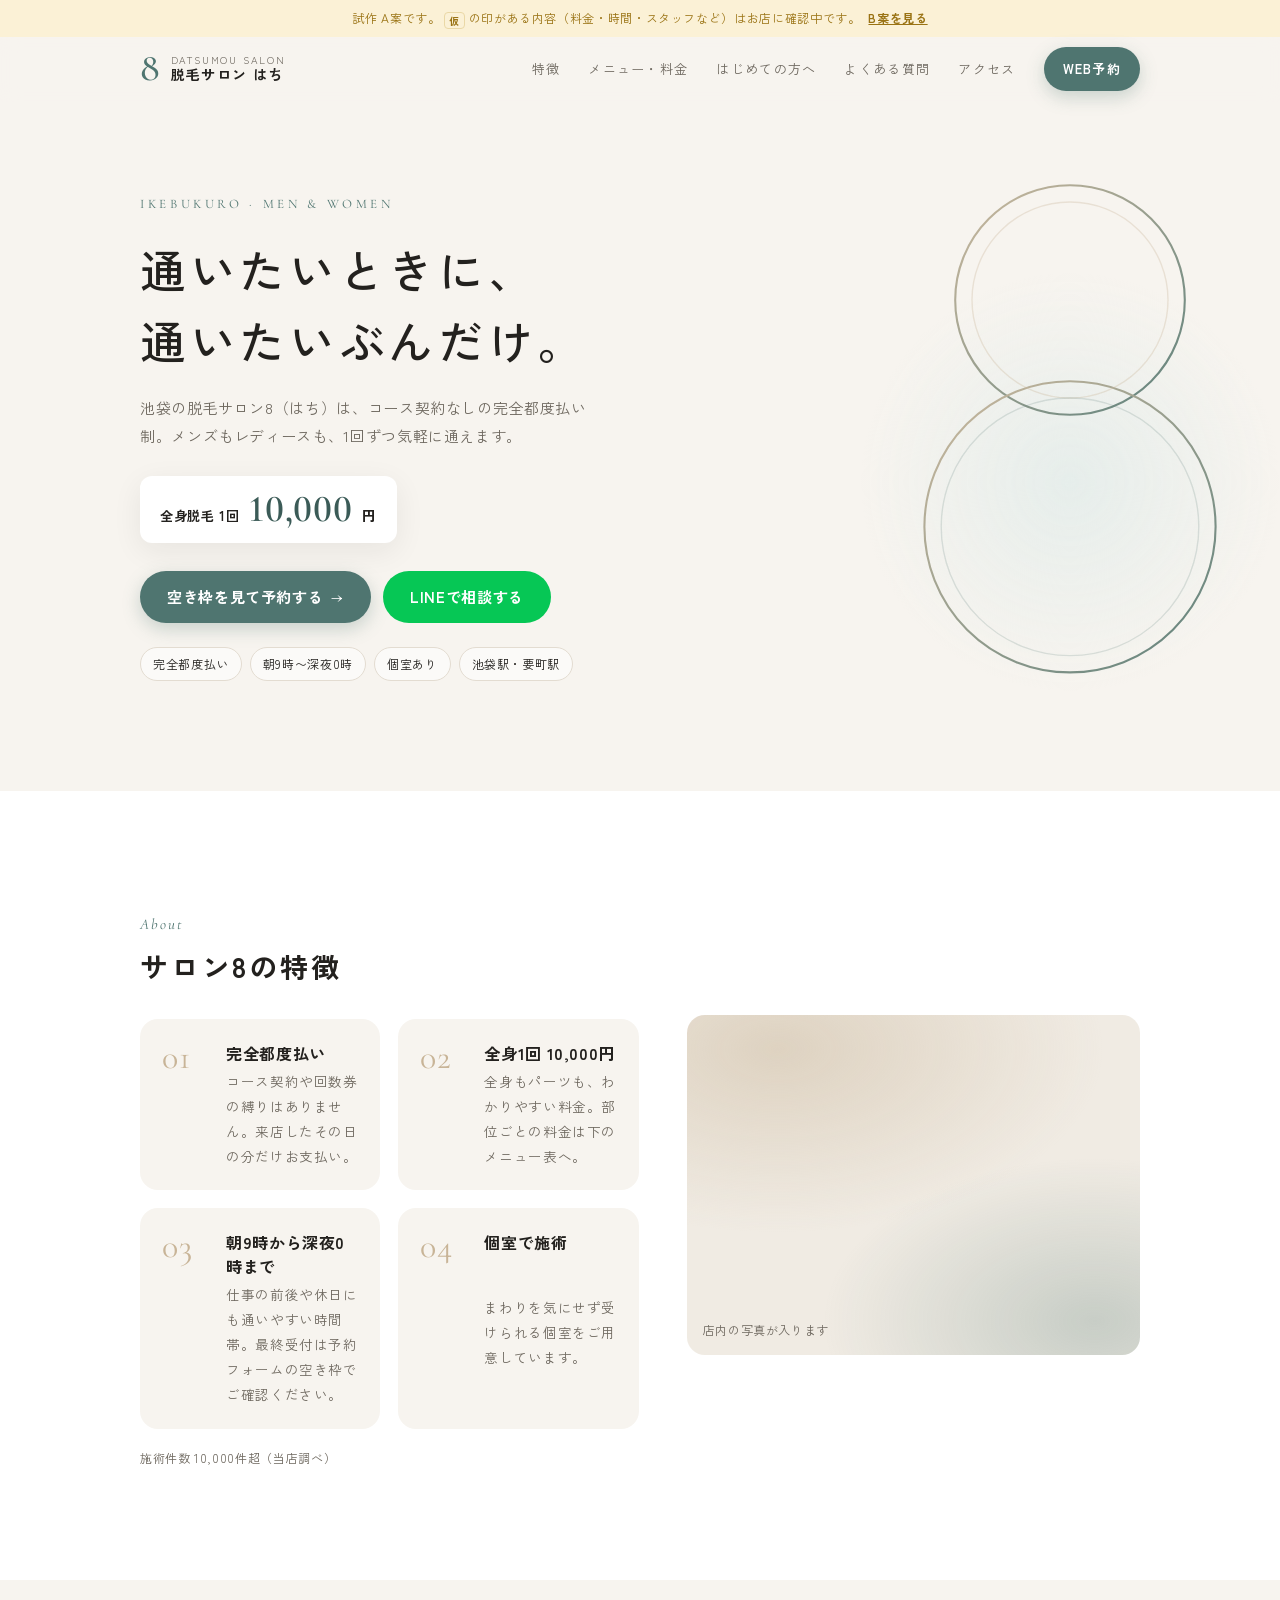
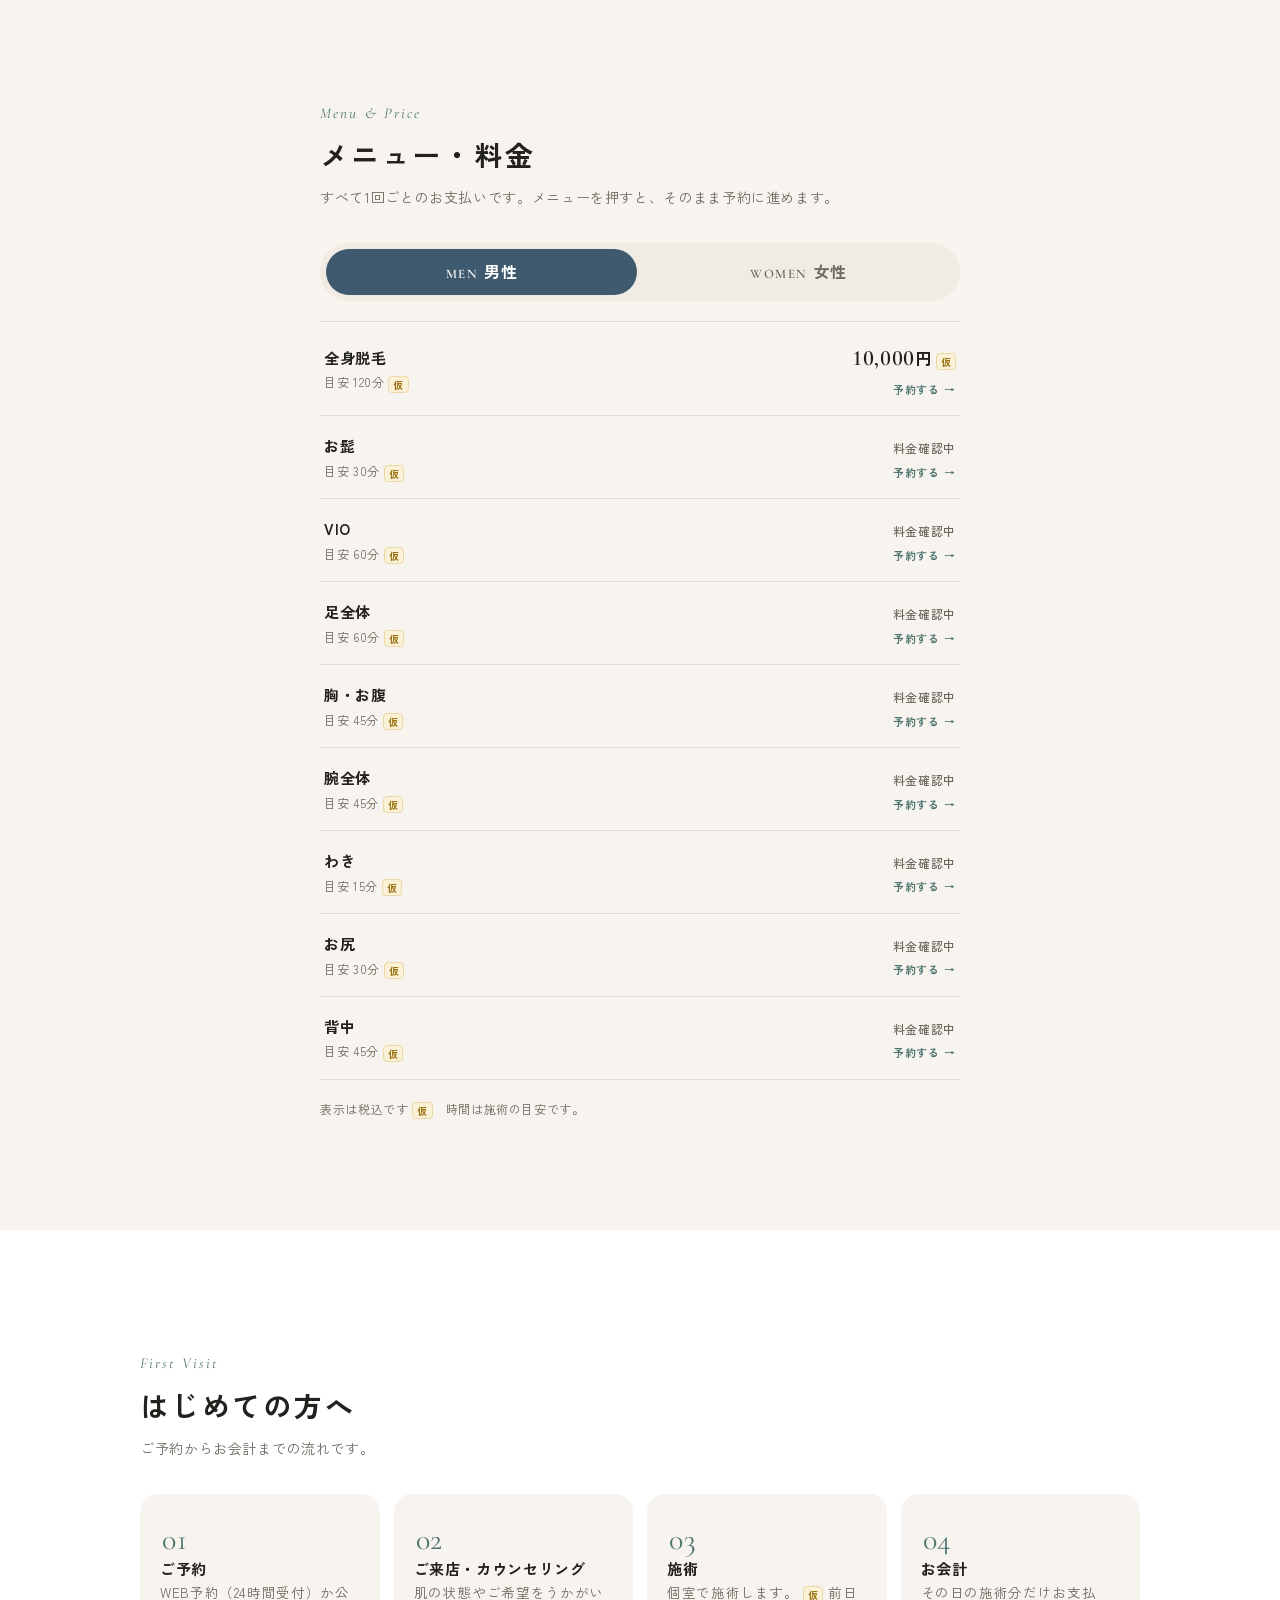
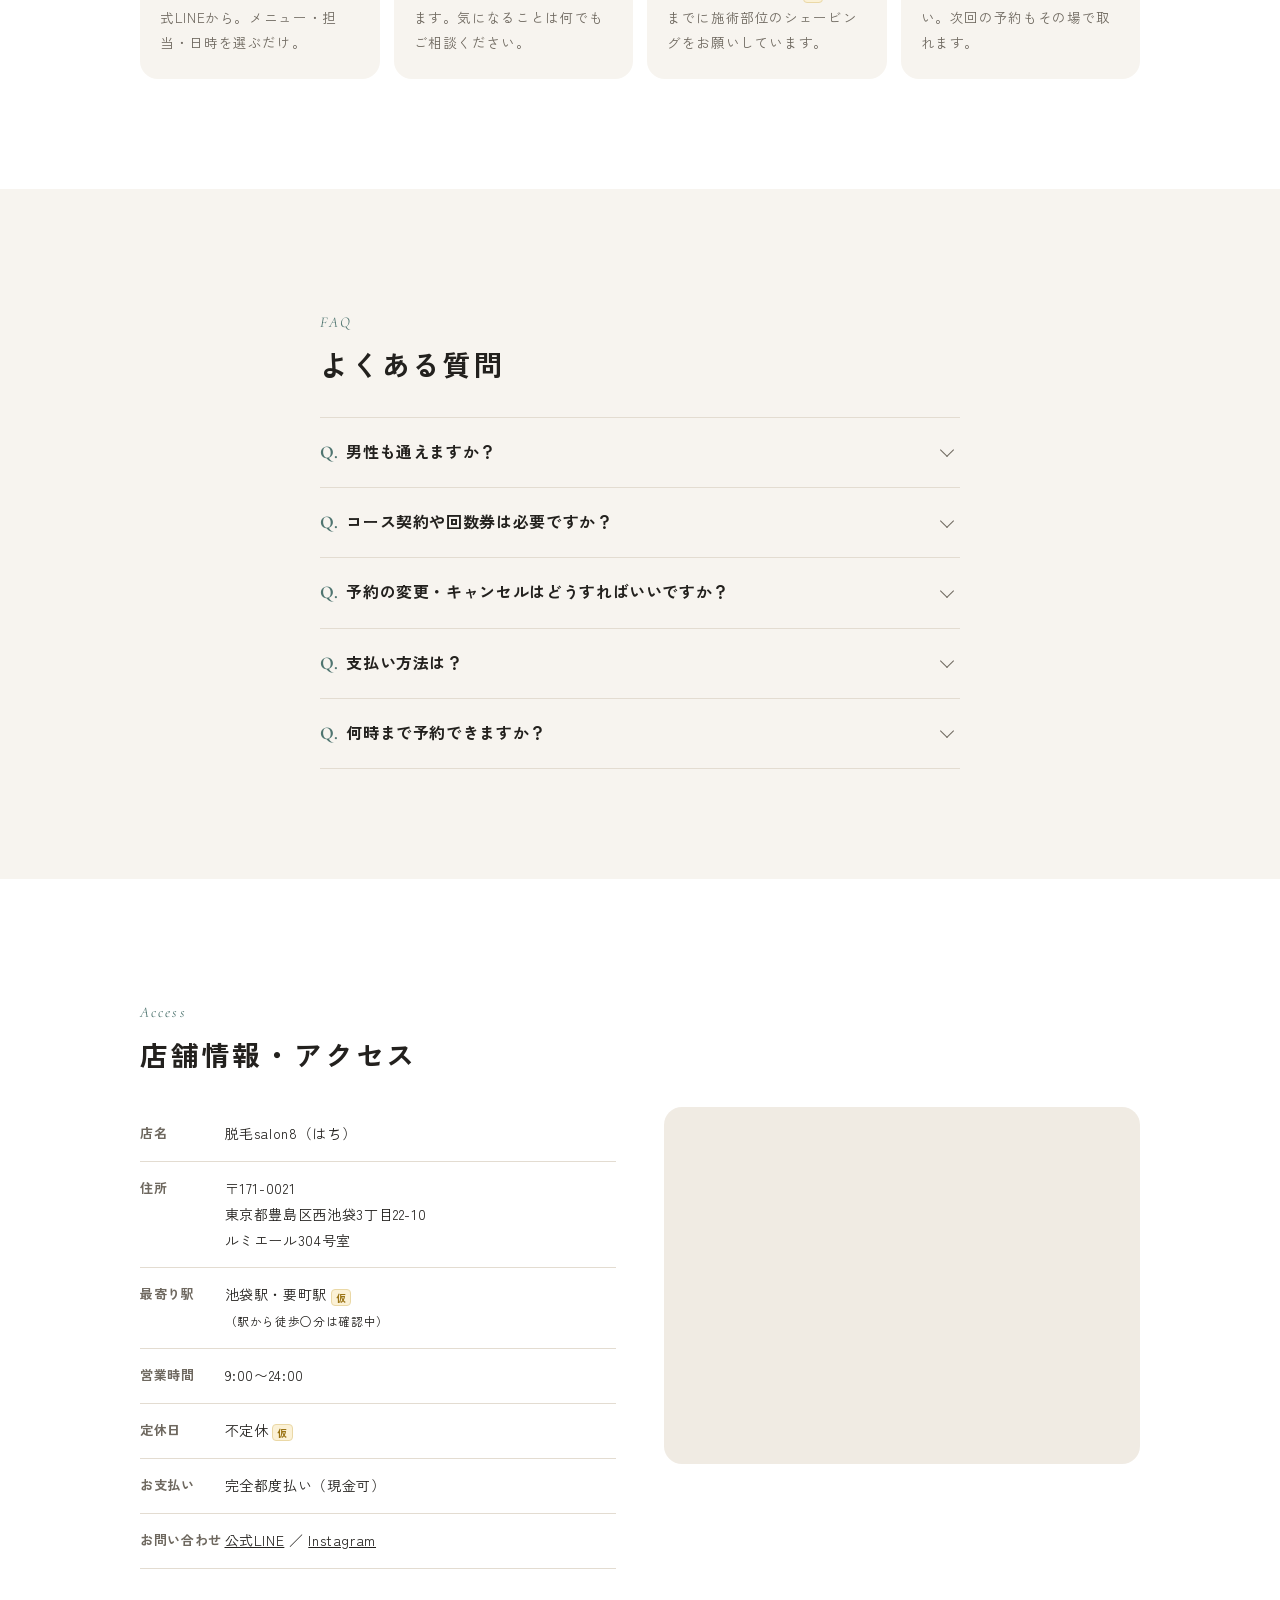
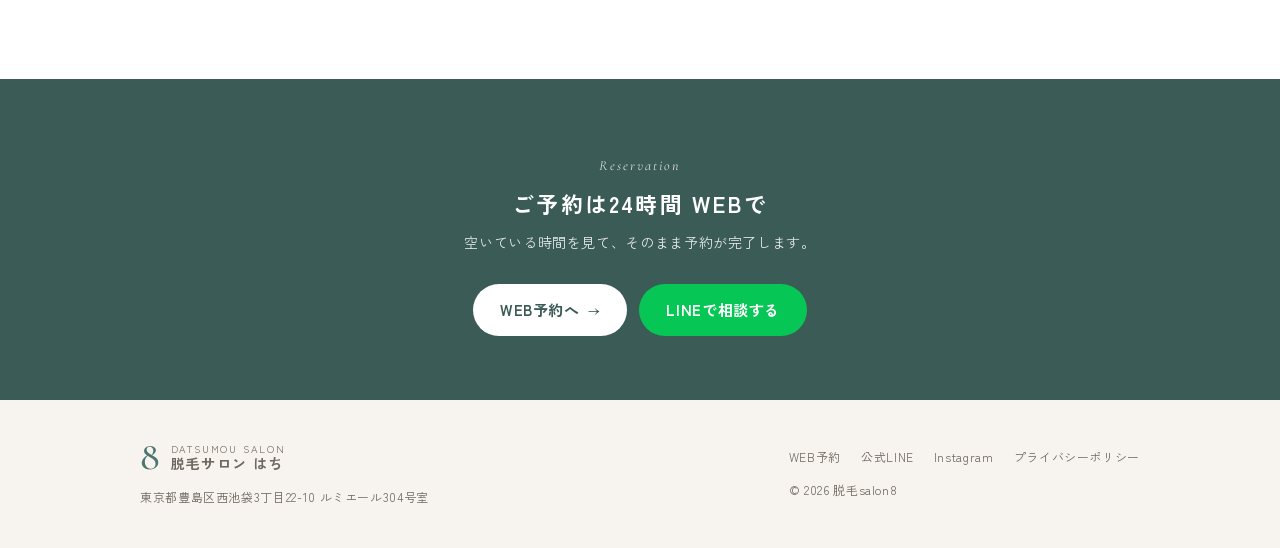
<file: index.html>
<!doctype html>
<html lang="ja">
<head>
<meta charset="utf-8">
<meta name="viewport" content="width=device-width, initial-scale=1, viewport-fit=cover">
<title>脱毛salon8（はち）｜池袋の完全都度払い脱毛サロン メンズ・レディース</title>
<meta name="description" content="池袋駅・要町駅の脱毛サロン8（はち）。コース契約なしの完全都度払い制で、全身脱毛は1回10,000円。メンズもレディースも、朝9時〜深夜0時。WEB予約は24時間受付。">
<!-- 試作中は検索に出さない。公開するときにこの1行を消す -->
<meta name="robots" content="noindex">
<meta name="theme-color" content="#F7F4EF">
<meta property="og:title" content="脱毛salon8（はち）｜池袋の完全都度払い脱毛サロン">
<meta property="og:description" content="コース契約なしの完全都度払い。全身脱毛1回10,000円。メンズ・レディース対応、WEB予約24時間受付。">
<meta property="og:type" content="website">
<link rel="icon" href="favicon.svg" type="image/svg+xml">
<link rel="preconnect" href="https://fonts.googleapis.com">
<link rel="preconnect" href="https://fonts.gstatic.com" crossorigin>
<link href="https://fonts.googleapis.com/css2?family=Cormorant+Garamond:ital,wght@0,500;0,600;1,500&family=Zen+Kaku+Gothic+New:wght@400;500;700&display=swap" rel="stylesheet">
<link rel="stylesheet" href="css/style.css?v=6">
</head>
<body class="has-bar">

<div class="proto-bar">試作 A案です。<span class="tbd">仮</span> の印がある内容（料金・時間・スタッフなど）はお店に確認中です。<a href="b/index.html" style="color:inherit;font-weight:700;margin-left:8px">B案を見る</a></div>

<header class="site-header" id="top">
  <div class="wrap">
    <a class="logo" href="#top" aria-label="脱毛salon8（はち） トップへ">
      <span class="logo-8">8</span>
      <span class="logo-txt"><small>DATSUMOU SALON</small><span>脱毛サロン はち</span></span>
    </a>
    <nav class="gnav" aria-label="メインメニュー">
      <a href="#about">特徴</a>
      <a href="#menu">メニュー・料金</a>
      <a href="#flow">はじめての方へ</a>
      <a href="#faq">よくある質問</a>
      <a href="#access">アクセス</a>
      <a class="btn btn-primary btn-sm" href="reserve.html">WEB予約</a>
    </nav>
    <a class="btn btn-primary btn-sm header-reserve-sp" href="reserve.html">WEB予約</a>
  </div>
</header>

<main>
  <section class="hero">
    <svg class="hero-deco" viewBox="0 0 300 420" aria-hidden="true">
      <defs>
        <linearGradient id="g8" x1="0" y1="0" x2="1" y2="1">
          <stop offset="0" stop-color="#C8B497"/>
          <stop offset="1" stop-color="#4F7570"/>
        </linearGradient>
        <radialGradient id="gb" cx=".5" cy=".5" r=".5">
          <stop offset="0" stop-color="#E2ECEA" stop-opacity=".9"/>
          <stop offset="1" stop-color="#E2ECEA" stop-opacity="0"/>
        </radialGradient>
      </defs>
      <circle cx="150" cy="250" r="150" fill="url(#gb)"/>
      <circle cx="150" cy="120" r="82" fill="none" stroke="url(#g8)" stroke-width="1.5"/>
      <circle cx="150" cy="282" r="104" fill="none" stroke="url(#g8)" stroke-width="1.5"/>
      <circle cx="150" cy="120" r="70" fill="none" stroke="#C8B497" stroke-opacity=".35" stroke-width="1"/>
      <circle cx="150" cy="282" r="92" fill="none" stroke="#4F7570" stroke-opacity=".2" stroke-width="1"/>
    </svg>
    <div class="wrap hero-inner">
      <p class="eyebrow">Ikebukuro · Men &amp; Women</p>
      <h1>通いたいときに、<br>通いたいぶんだけ。</h1>
      <p class="hero-lead">池袋の脱毛サロン8（はち）は、コース契約なしの完全都度払い制。メンズもレディースも、1回ずつ気軽に通えます。</p>
      <div class="hero-price">
        <span class="label">全身脱毛 1回</span>
        <span class="num">10,000</span><span class="yen">円</span>
      </div>
      <div class="hero-cta">
        <a class="btn btn-primary" href="reserve.html">空き枠を見て予約する <span class="arrow">→</span></a>
        <a class="btn btn-line" href="https://lin.ee/BdPU7Iq" target="_blank" rel="noopener">LINEで相談する</a>
      </div>
      <ul class="hero-chips">
        <li class="chip">完全都度払い</li>
        <li class="chip">朝9時〜深夜0時</li>
        <li class="chip">個室あり</li>
        <li class="chip">池袋駅・要町駅</li>
      </ul>
    </div>
  </section>

  <section class="section section-alt" id="about">
    <div class="wrap about-grid">
      <div>
        <div class="sec-head">
          <p class="en">About</p>
          <h2>サロン8の特徴</h2>
        </div>
        <div class="features">
          <div class="feature">
            <span class="no">01</span>
            <h3>完全都度払い</h3>
            <p>コース契約や回数券の縛りはありません。来店したその日の分だけお支払い。</p>
          </div>
          <div class="feature">
            <span class="no">02</span>
            <h3>全身1回 10,000円</h3>
            <p>全身もパーツも、わかりやすい料金。部位ごとの料金は下のメニュー表へ。</p>
          </div>
          <div class="feature">
            <span class="no">03</span>
            <h3>朝9時から深夜0時まで</h3>
            <p>仕事の前後や休日にも通いやすい時間帯。最終受付は予約フォームの空き枠でご確認ください。</p>
          </div>
          <div class="feature">
            <span class="no">04</span>
            <h3>個室で施術</h3>
            <p>まわりを気にせず受けられる個室をご用意しています。</p>
          </div>
        </div>
        <p class="note-small">施術件数 10,000件超（当店調べ）</p>
      </div>
      <div class="photo-slot">店内の写真が入ります</div>
    </div>
  </section>

  <section class="section" id="menu">
    <div class="wrap menu-wrap">
      <div class="sec-head">
        <p class="en">Menu &amp; Price</p>
        <h2>メニュー・料金</h2>
        <p>すべて1回ごとのお支払いです。メニューを押すと、そのまま予約に進めます。</p>
      </div>
      <div class="seg" role="tablist" aria-label="男性・女性の切り替え">
        <button type="button" role="tab" data-g="male" aria-selected="true"><span class="en">MEN</span>男性</button>
        <button type="button" role="tab" data-g="female" aria-selected="false"><span class="en">WOMEN</span>女性</button>
      </div>
      <div class="menu-list" id="menu-list" role="tabpanel"></div>
      <p class="note-small">表示は税込です<span class="tbd">仮</span>　時間は施術の目安です。</p>
    </div>
  </section>

  <section class="section section-alt" id="flow">
    <div class="wrap">
      <div class="sec-head">
        <p class="en">First Visit</p>
        <h2>はじめての方へ</h2>
        <p>ご予約からお会計までの流れです。</p>
      </div>
      <ol class="flow">
        <li>
          <h3>ご予約</h3>
          <p>WEB予約（24時間受付）か公式LINEから。メニュー・担当・日時を選ぶだけ。</p>
        </li>
        <li>
          <h3>ご来店・カウンセリング</h3>
          <p>肌の状態やご希望をうかがいます。気になることは何でもご相談ください。</p>
        </li>
        <li>
          <h3>施術</h3>
          <p>個室で施術します。<span class="tbd">仮</span> 前日までに施術部位のシェービングをお願いしています。</p>
        </li>
        <li>
          <h3>お会計</h3>
          <p>その日の施術分だけお支払い。次回の予約もその場で取れます。</p>
        </li>
      </ol>
    </div>
  </section>

  <section class="section" id="faq">
    <div class="wrap menu-wrap">
      <div class="sec-head">
        <p class="en">FAQ</p>
        <h2>よくある質問</h2>
      </div>
      <div class="faq">
        <details>
          <summary>男性も通えますか？</summary>
          <p class="a">はい。お髭・VIO・全身など、メンズメニューをご用意しています。</p>
        </details>
        <details>
          <summary>コース契約や回数券は必要ですか？</summary>
          <p class="a">いりません。完全都度払い制なので、毎回その日の施術分だけお支払いいただきます。</p>
        </details>
        <details>
          <summary>予約の変更・キャンセルはどうすればいいですか？</summary>
          <p class="a">公式LINEからご連絡ください。<span class="tbd">仮</span> キャンセル料の有無はお店に確認中です。</p>
        </details>
        <details>
          <summary>支払い方法は？</summary>
          <p class="a">現金がご利用いただけます。<span class="tbd">仮</span> カード・電子マネーはお店に確認中です。</p>
        </details>
        <details>
          <summary>何時まで予約できますか？</summary>
          <p class="a">WEB予約では、空いている時間をカレンダーから選べます。当日のご予約は、開始時刻の3時間前まで受け付けています。<span class="tbd">仮</span></p>
        </details>
      </div>
    </div>
  </section>

  <section class="section section-alt" id="access">
    <div class="wrap">
      <div class="sec-head">
        <p class="en">Access</p>
        <h2>店舗情報・アクセス</h2>
      </div>
      <div class="access">
        <table class="info-table">
          <tr><th>店名</th><td>脱毛salon8（はち）</td></tr>
          <tr><th>住所</th><td>〒171-0021<br>東京都豊島区西池袋3丁目22-10<br>ルミエール304号室</td></tr>
          <tr><th>最寄り駅</th><td>池袋駅・要町駅<span class="tbd">仮</span><br><small>（駅から徒歩○分は確認中）</small></td></tr>
          <tr><th>営業時間</th><td>9:00〜24:00</td></tr>
          <tr><th>定休日</th><td>不定休<span class="tbd">仮</span></td></tr>
          <tr><th>お支払い</th><td>完全都度払い（現金可）</td></tr>
          <tr><th>お問い合わせ</th><td><a href="https://lin.ee/BdPU7Iq" target="_blank" rel="noopener">公式LINE</a> ／ <a href="https://www.instagram.com/datumou_hachi/" target="_blank" rel="noopener">Instagram</a></td></tr>
        </table>
        <iframe class="map" title="脱毛salon8の地図" loading="lazy" referrerpolicy="no-referrer-when-downgrade"
          src="https://www.google.com/maps?q=%E6%9D%B1%E4%BA%AC%E9%83%BD%E8%B1%8A%E5%B3%B6%E5%8C%BA%E8%A5%BF%E6%B1%A0%E8%A2%8B3-22-10&amp;output=embed"></iframe>
      </div>
    </div>
  </section>

  <section class="cta-band">
    <div class="wrap">
      <p class="en">Reservation</p>
      <h2>ご予約は24時間 WEBで</h2>
      <p>空いている時間を見て、そのまま予約が完了します。</p>
      <div class="btns">
        <a class="btn btn-primary" href="reserve.html">WEB予約へ <span class="arrow">→</span></a>
        <a class="btn btn-line" href="https://lin.ee/BdPU7Iq" target="_blank" rel="noopener">LINEで相談する</a>
      </div>
    </div>
  </section>
</main>

<footer class="site-footer">
  <div class="wrap">
    <div>
      <a class="logo" href="#top">
        <span class="logo-8">8</span>
        <span class="logo-txt"><small>DATSUMOU SALON</small><span>脱毛サロン はち</span></span>
      </a>
      <p style="margin-top:10px">東京都豊島区西池袋3丁目22-10 ルミエール304号室</p>
    </div>
    <div>
      <ul class="foot-links">
        <li><a href="reserve.html">WEB予約</a></li>
        <li><a href="https://lin.ee/BdPU7Iq" target="_blank" rel="noopener">公式LINE</a></li>
        <li><a href="https://www.instagram.com/datumou_hachi/" target="_blank" rel="noopener">Instagram</a></li>
        <li><a href="privacy.html">プライバシーポリシー</a></li>
      </ul>
      <p style="margin-top:10px">© <span id="year">2026</span> 脱毛salon8</p>
    </div>
  </div>
</footer>

<div class="bottom-bar" id="bottom-bar">
  <a class="btn btn-primary" href="reserve.html">WEB予約</a>
  <a class="btn btn-line" href="https://lin.ee/BdPU7Iq" target="_blank" rel="noopener">LINEで相談</a>
</div>

<script src="js/config.js?v=4"></script>
<script src="js/data.js?v=4"></script>
<script src="js/api.js?v=6"></script>
<script src="js/line.js?v=3"></script>
<script src="js/home.js?v=2"></script>
</body>
</html>
</file>
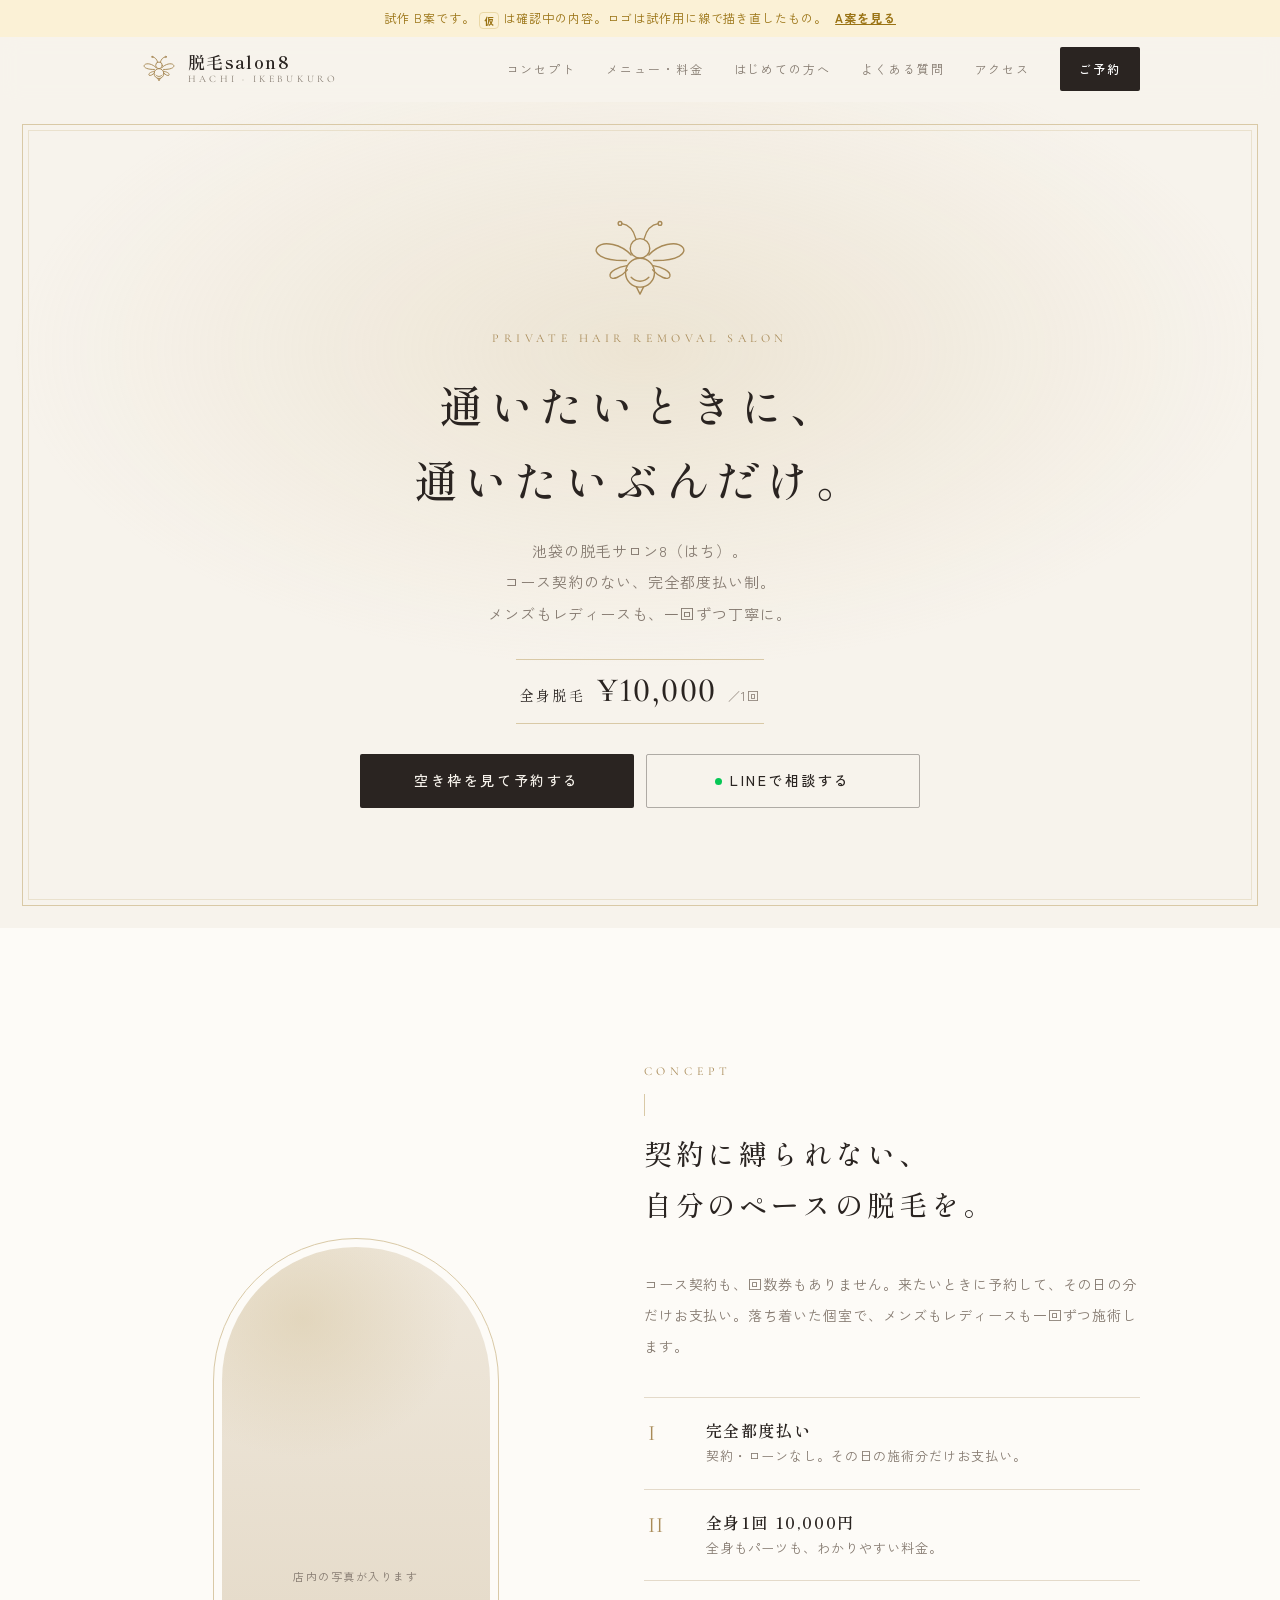
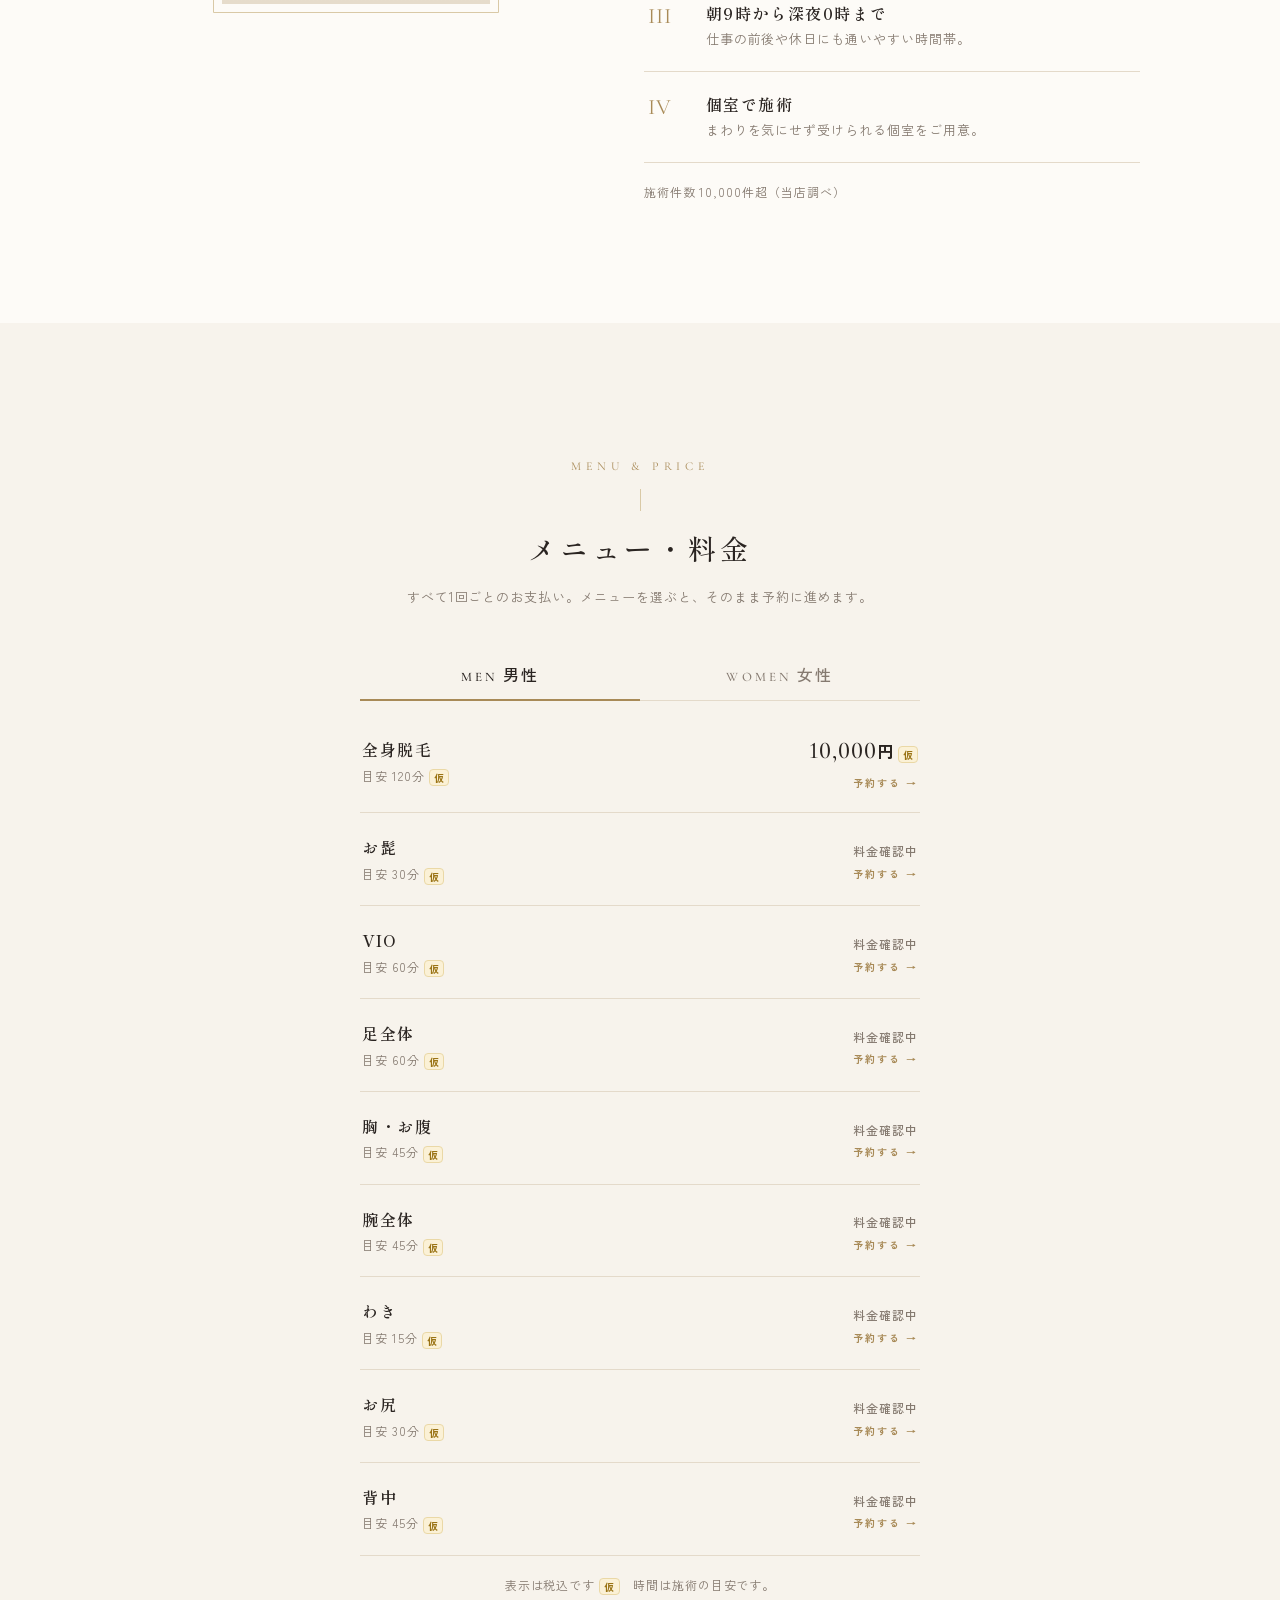
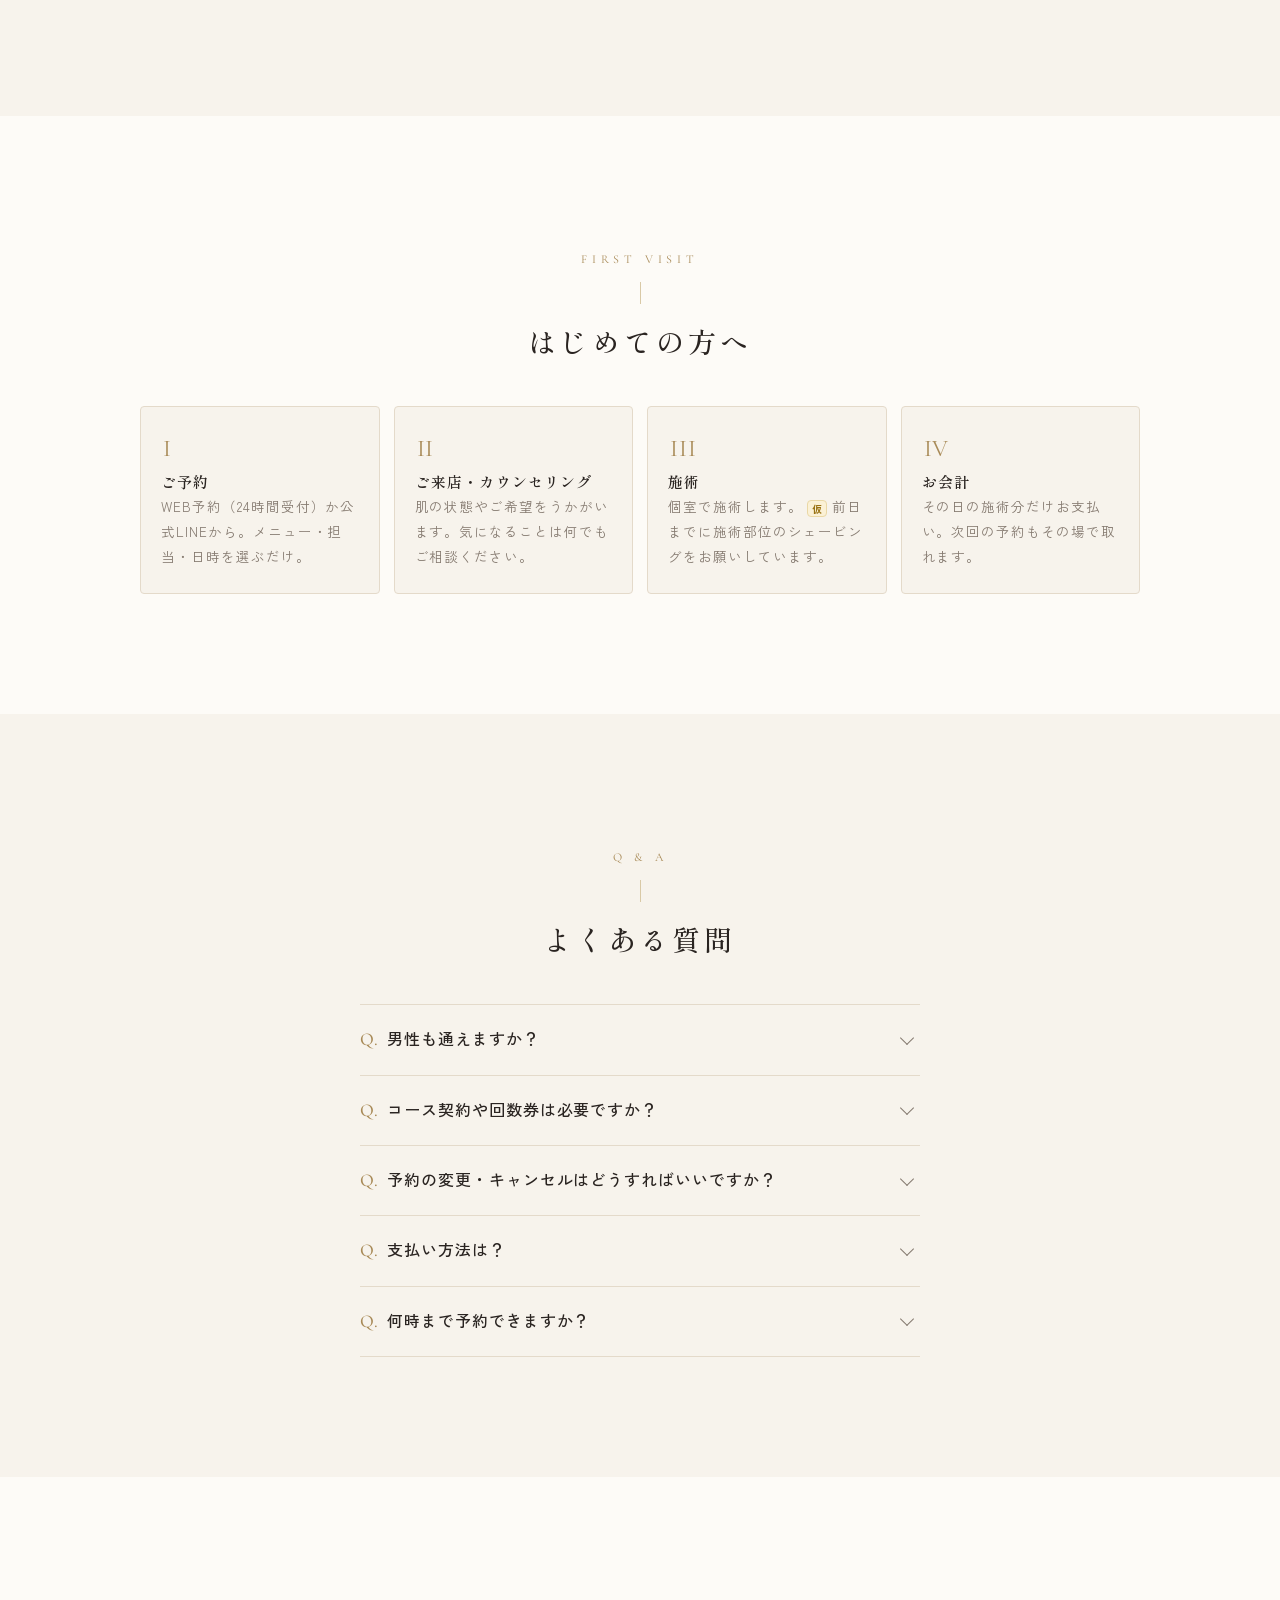
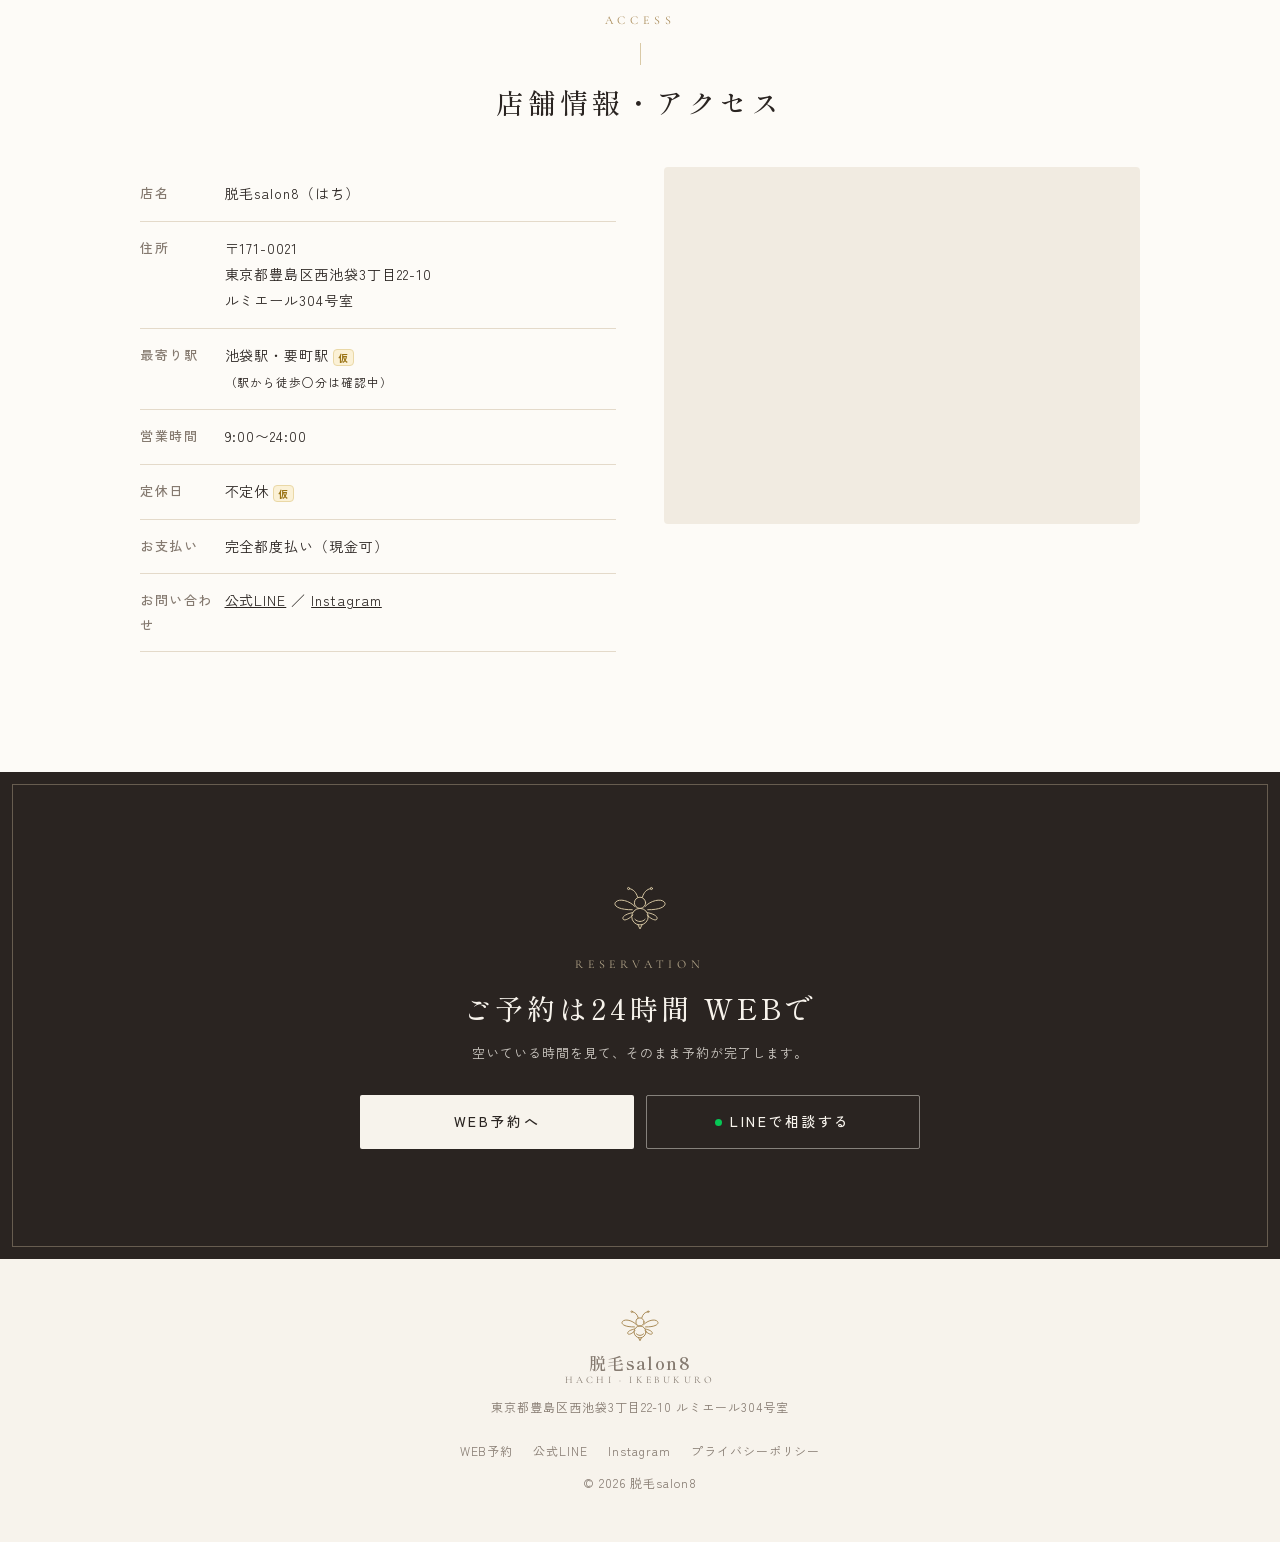
<file: b/index.html>
<!doctype html>
<html lang="ja">
<head>
<meta charset="utf-8">
<meta name="viewport" content="width=device-width, initial-scale=1, viewport-fit=cover">
<title>脱毛salon8（はち）｜池袋の完全都度払い脱毛サロン メンズ・レディース</title>
<meta name="description" content="池袋駅・要町駅の脱毛サロン8（はち）。コース契約なしの完全都度払い制で、全身脱毛は1回10,000円。メンズもレディースも、朝9時〜深夜0時。WEB予約は24時間受付。">
<!-- 試作中は検索に出さない。公開するときにこの1行を消す -->
<meta name="robots" content="noindex">
<meta name="theme-color" content="#F7F3EC">
<link rel="icon" href="favicon-b.svg" type="image/svg+xml">
<link rel="preconnect" href="https://fonts.googleapis.com">
<link rel="preconnect" href="https://fonts.gstatic.com" crossorigin>
<link href="https://fonts.googleapis.com/css2?family=Cormorant+Garamond:ital,wght@0,400;0,500;1,500&family=Shippori+Mincho:wght@500;600&family=Zen+Kaku+Gothic+New:wght@400;500;700&display=swap" rel="stylesheet">
<link rel="stylesheet" href="../css/style.css?v=6">
<link rel="stylesheet" href="../css/style-b.css?v=5">
</head>
<body class="theme-b has-bar">

<!-- ハチのロゴ（線画）。ここで1回描いて、各所で use する -->
<svg width="0" height="0" style="position:absolute" aria-hidden="true">
  <symbol id="bee" viewBox="0 0 120 100" fill="none" stroke="currentColor" stroke-linecap="round" stroke-linejoin="round">
    <path d="M55.5 28.5 C53 19 47 13.5 40.5 12.5"/><circle cx="38.6" cy="12.2" r="2"/>
    <path d="M64.5 28.5 C67 19 73 13.5 79.5 12.5"/><circle cx="81.4" cy="12.2" r="2"/>
    <circle cx="60" cy="39" r="10.5"/>
    <circle cx="60" cy="65" r="15.5"/>
    <path d="M50.5 70 C55.5 75.5 64.5 75.5 69.5 70"/>
    <path d="M56 80 L60 88 L64 80"/>
    <path d="M50.5 46 C40 34.5 21 30.5 14.5 37.5 C9 43.5 18.5 52.5 45.5 52"/>
    <path d="M46 57.5 C37 59 26.5 63.5 28 69 C29.5 74 40 69.5 46.5 62"/>
    <path d="M69.5 46 C80 34.5 99 30.5 105.5 37.5 C111 43.5 101.5 52.5 74.5 52"/>
    <path d="M74 57.5 C83 59 93.5 63.5 92 69 C90.5 74 80 69.5 73.5 62"/>
  </symbol>
</svg>

<div class="proto-bar">試作 B案です。<span class="tbd">仮</span> は確認中の内容。ロゴは試作用に線で描き直したもの。<a href="../index.html">A案を見る</a></div>

<header class="site-header" id="top">
  <div class="wrap">
    <a class="logo-b" href="#top" aria-label="脱毛salon8（はち） トップへ">
      <svg class="bee" viewBox="0 0 120 100" style="stroke-width:3"><use href="#bee"/></svg>
      <span class="logo-b-txt"><span class="ja">脱毛salon8</span><small>Hachi · Ikebukuro</small></span>
    </a>
    <nav class="gnav" aria-label="メインメニュー">
      <a href="#about">コンセプト</a>
      <a href="#menu">メニュー・料金</a>
      <a href="#flow">はじめての方へ</a>
      <a href="#faq">よくある質問</a>
      <a href="#access">アクセス</a>
      <a class="btn btn-primary btn-sm" href="reserve.html">ご予約</a>
    </nav>
    <a class="btn btn-primary btn-sm header-reserve-sp" href="reserve.html">ご予約</a>
  </div>
</header>

<main>
  <section class="hero-b">
    <div class="wrap">
      <svg class="bee bee-hero" viewBox="0 0 120 100" style="stroke-width:1.5" aria-hidden="true"><use href="#bee"/></svg>
      <p class="eyebrow-b">Private Hair Removal Salon</p>
      <h1 class="hero-b-title">通いたいときに、<br>通いたいぶんだけ。</h1>
      <p class="hero-b-lead">池袋の脱毛サロン8（はち）。<br>コース契約のない、完全都度払い制。<br>メンズもレディースも、一回ずつ丁寧に。</p>
      <div class="hero-b-price">
        <span class="label">全身脱毛</span>
        <span class="num">¥10,000</span>
        <span class="per">／1回</span>
      </div>
      <div class="hero-b-cta">
        <a class="btn btn-primary" href="reserve.html">空き枠を見て予約する</a>
        <a class="btn btn-line" href="https://lin.ee/BdPU7Iq" target="_blank" rel="noopener">LINEで相談する</a>
      </div>
    </div>
  </section>

  <section class="section section-alt" id="about">
    <div class="wrap concept-grid">
      <div class="arch">店内の写真が入ります</div>
      <div>
        <div class="sec-head-b">
          <p class="en">Concept</p>
          <h2>契約に縛られない、<br>自分のペースの脱毛を。</h2>
        </div>
        <p class="concept-body">コース契約も、回数券もありません。来たいときに予約して、その日の分だけお支払い。落ち着いた個室で、メンズもレディースも一回ずつ施術します。</p>
        <ul class="points-b">
          <li><span class="no">I</span><h3>完全都度払い</h3><p>契約・ローンなし。その日の施術分だけお支払い。</p></li>
          <li><span class="no">II</span><h3>全身1回 10,000円</h3><p>全身もパーツも、わかりやすい料金。</p></li>
          <li><span class="no">III</span><h3>朝9時から深夜0時まで</h3><p>仕事の前後や休日にも通いやすい時間帯。</p></li>
          <li><span class="no">IV</span><h3>個室で施術</h3><p>まわりを気にせず受けられる個室をご用意。</p></li>
        </ul>
        <p class="note-small">施術件数 10,000件超（当店調べ）</p>
      </div>
    </div>
  </section>

  <section class="section" id="menu">
    <div class="wrap menu-wrap">
      <div class="sec-head-b">
        <p class="en">Menu &amp; Price</p>
        <h2>メニュー・料金</h2>
        <p>すべて1回ごとのお支払い。メニューを選ぶと、そのまま予約に進めます。</p>
      </div>
      <div class="seg" role="tablist" aria-label="男性・女性の切り替え">
        <button type="button" role="tab" data-g="male" aria-selected="true"><span class="en">MEN</span>男性</button>
        <button type="button" role="tab" data-g="female" aria-selected="false"><span class="en">WOMEN</span>女性</button>
      </div>
      <div class="menu-list" id="menu-list" role="tabpanel"></div>
      <p class="note-small">表示は税込です<span class="tbd">仮</span>　時間は施術の目安です。</p>
    </div>
  </section>

  <section class="section section-alt" id="flow">
    <div class="wrap">
      <div class="sec-head-b">
        <p class="en">First Visit</p>
        <h2>はじめての方へ</h2>
      </div>
      <ol class="flow">
        <li>
          <h3>ご予約</h3>
          <p>WEB予約（24時間受付）か公式LINEから。メニュー・担当・日時を選ぶだけ。</p>
        </li>
        <li>
          <h3>ご来店・カウンセリング</h3>
          <p>肌の状態やご希望をうかがいます。気になることは何でもご相談ください。</p>
        </li>
        <li>
          <h3>施術</h3>
          <p>個室で施術します。<span class="tbd">仮</span> 前日までに施術部位のシェービングをお願いしています。</p>
        </li>
        <li>
          <h3>お会計</h3>
          <p>その日の施術分だけお支払い。次回の予約もその場で取れます。</p>
        </li>
      </ol>
    </div>
  </section>

  <section class="section" id="faq">
    <div class="wrap menu-wrap">
      <div class="sec-head-b">
        <p class="en">Q &amp; A</p>
        <h2>よくある質問</h2>
      </div>
      <div class="faq">
        <details>
          <summary>男性も通えますか？</summary>
          <p class="a">はい。お髭・VIO・全身など、メンズメニューをご用意しています。</p>
        </details>
        <details>
          <summary>コース契約や回数券は必要ですか？</summary>
          <p class="a">いりません。完全都度払い制なので、毎回その日の施術分だけお支払いいただきます。</p>
        </details>
        <details>
          <summary>予約の変更・キャンセルはどうすればいいですか？</summary>
          <p class="a">公式LINEからご連絡ください。<span class="tbd">仮</span> キャンセル料の有無はお店に確認中です。</p>
        </details>
        <details>
          <summary>支払い方法は？</summary>
          <p class="a">現金がご利用いただけます。<span class="tbd">仮</span> カード・電子マネーはお店に確認中です。</p>
        </details>
        <details>
          <summary>何時まで予約できますか？</summary>
          <p class="a">WEB予約では、空いている時間をカレンダーから選べます。当日のご予約は、開始時刻の3時間前まで受け付けています。<span class="tbd">仮</span></p>
        </details>
      </div>
    </div>
  </section>

  <section class="section section-alt" id="access">
    <div class="wrap">
      <div class="sec-head-b">
        <p class="en">Access</p>
        <h2>店舗情報・アクセス</h2>
      </div>
      <div class="access">
        <table class="info-table">
          <tr><th>店名</th><td>脱毛salon8（はち）</td></tr>
          <tr><th>住所</th><td>〒171-0021<br>東京都豊島区西池袋3丁目22-10<br>ルミエール304号室</td></tr>
          <tr><th>最寄り駅</th><td>池袋駅・要町駅<span class="tbd">仮</span><br><small>（駅から徒歩○分は確認中）</small></td></tr>
          <tr><th>営業時間</th><td>9:00〜24:00</td></tr>
          <tr><th>定休日</th><td>不定休<span class="tbd">仮</span></td></tr>
          <tr><th>お支払い</th><td>完全都度払い（現金可）</td></tr>
          <tr><th>お問い合わせ</th><td><a href="https://lin.ee/BdPU7Iq" target="_blank" rel="noopener">公式LINE</a> ／ <a href="https://www.instagram.com/datumou_hachi/" target="_blank" rel="noopener">Instagram</a></td></tr>
        </table>
        <iframe class="map" title="脱毛salon8の地図" loading="lazy" referrerpolicy="no-referrer-when-downgrade"
          src="https://www.google.com/maps?q=%E6%9D%B1%E4%BA%AC%E9%83%BD%E8%B1%8A%E5%B3%B6%E5%8C%BA%E8%A5%BF%E6%B1%A0%E8%A2%8B3-22-10&amp;output=embed"></iframe>
      </div>
    </div>
  </section>

  <section class="cta-b">
    <div class="wrap">
      <svg class="bee" viewBox="0 0 120 100" style="stroke-width:1.8" aria-hidden="true"><use href="#bee"/></svg>
      <p class="en">Reservation</p>
      <h2>ご予約は24時間 WEBで</h2>
      <p>空いている時間を見て、そのまま予約が完了します。</p>
      <div class="btns">
        <a class="btn btn-primary" href="reserve.html">WEB予約へ</a>
        <a class="btn btn-line" href="https://lin.ee/BdPU7Iq" target="_blank" rel="noopener">LINEで相談する</a>
      </div>
    </div>
  </section>
</main>

<footer class="footer-b">
  <div class="wrap">
    <a class="logo-b" href="#top">
      <svg class="bee" viewBox="0 0 120 100" style="stroke-width:2.6"><use href="#bee"/></svg>
      <span class="logo-b-txt"><span class="ja">脱毛salon8</span><small>Hachi · Ikebukuro</small></span>
    </a>
    <p>東京都豊島区西池袋3丁目22-10 ルミエール304号室</p>
    <ul class="foot-links">
      <li><a href="reserve.html">WEB予約</a></li>
      <li><a href="https://lin.ee/BdPU7Iq" target="_blank" rel="noopener">公式LINE</a></li>
      <li><a href="https://www.instagram.com/datumou_hachi/" target="_blank" rel="noopener">Instagram</a></li>
      <li><a href="../privacy.html">プライバシーポリシー</a></li>
    </ul>
    <p>© <span id="year">2026</span> 脱毛salon8</p>
  </div>
</footer>

<div class="bottom-bar" id="bottom-bar">
  <a class="btn btn-primary" href="reserve.html">WEB予約</a>
  <a class="btn btn-line" href="https://lin.ee/BdPU7Iq" target="_blank" rel="noopener">LINEで相談</a>
</div>

<script src="../js/config.js?v=4"></script>
<script src="../js/data.js?v=4"></script>
<script src="../js/api.js?v=6"></script>
<script src="../js/line.js?v=3"></script>
<script src="../js/home.js?v=2"></script>
</body>
</html>
</file>
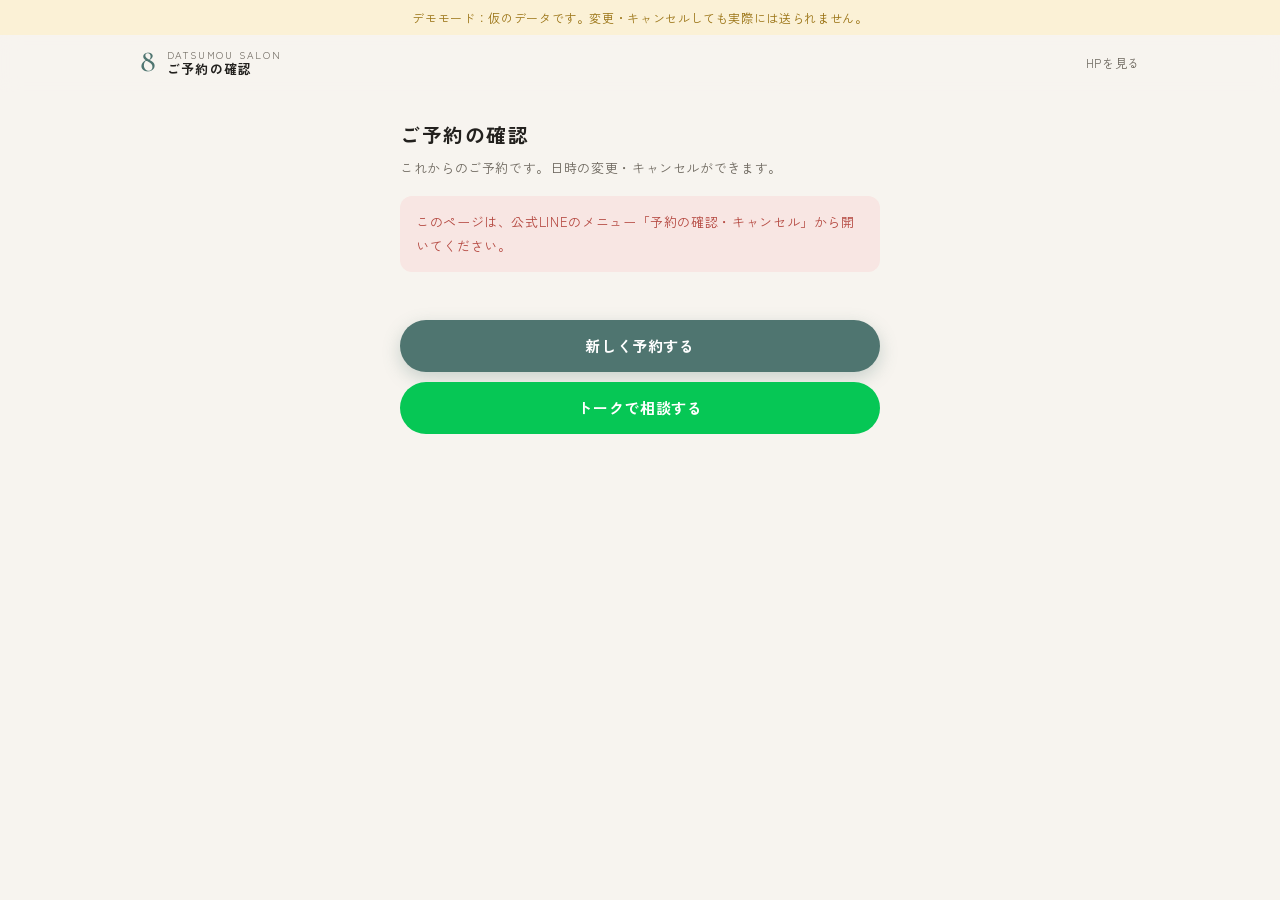
<file: mypage.html>
<!doctype html>
<html lang="ja">
<head>
<meta charset="utf-8">
<meta name="viewport" content="width=device-width, initial-scale=1, viewport-fit=cover">
<title>ご予約の確認｜脱毛salon8（はち）</title>
<meta name="robots" content="noindex">
<meta name="theme-color" content="#F7F4EF">
<link rel="icon" href="favicon.svg" type="image/svg+xml">
<link rel="preconnect" href="https://fonts.googleapis.com">
<link rel="preconnect" href="https://fonts.gstatic.com" crossorigin>
<link href="https://fonts.googleapis.com/css2?family=Cormorant+Garamond:ital,wght@0,500;0,600;1,500&family=Zen+Kaku+Gothic+New:wght@400;500;700&display=swap" rel="stylesheet">
<link rel="stylesheet" href="css/style.css?v=6">
</head>
<body class="r-body">

<div class="proto-bar" id="demo-bar" hidden>デモモード：仮のデータです。変更・キャンセルしても実際には送られません。</div>

<header class="site-header r-header">
  <div class="wrap">
    <a class="logo" href="index.html" aria-label="脱毛salon8（はち） HPへ">
      <span class="logo-8">8</span>
      <span class="logo-txt"><small>DATSUMOU SALON</small><span>ご予約の確認</span></span>
    </a>
    <a class="r-home" href="index.html">HPを見る</a>
  </div>
</header>

<main class="r-main">
  <h1 class="r-title" style="margin-top:20px">ご予約の確認</h1>
  <p class="r-sub" id="sub">これからのご予約です。日時の変更・キャンセルができます。</p>
  <p class="line-chip" id="line-chip" style="margin:14px 0 0" hidden></p>

  <p class="loading-line" id="boot">読み込み中…</p>
  <div class="alert" id="error" hidden></div>
  <p class="notice" id="notice" hidden></p>

  <div class="bk-list" id="list"></div>
  <div class="empty" id="empty" hidden>これからのご予約はありません。</div>

  <div class="r-actions">
    <a class="btn btn-primary" id="new" href="reserve.html?from=line">新しく予約する</a>
    <a class="btn btn-line" id="talk" href="https://lin.ee/BdPU7Iq">トークで相談する</a>
  </div>
  <p class="r-note" id="note"></p>

  <section class="hist" id="hist" hidden>
    <h2 class="hist-title">これまでのご予約</h2>
    <ul class="hist-list" id="hist-list"></ul>
  </section>
</main>

<!-- キャンセルの確認 -->
<dialog class="sheet" id="cancel-dialog" aria-labelledby="cancel-title">
  <div class="sheet-head">
    <strong id="cancel-title">このご予約をキャンセルしますか？</strong>
    <button type="button" class="sheet-close" data-close aria-label="閉じる">×</button>
  </div>
  <div class="sheet-body" id="cancel-body"></div>
  <div class="sheet-foot">
    <div class="r-actions" style="margin-top:0">
      <button type="button" class="btn btn-danger" id="cancel-ok">キャンセルする</button>
      <button type="button" class="btn btn-ghost" data-close>やめる</button>
    </div>
  </div>
</dialog>

<script src="js/config.js?v=4"></script>
<script src="js/data.js?v=4"></script>
<script src="js/api.js?v=6"></script>
<script src="js/line.js?v=3"></script>
<script src="js/mypage.js?v=3"></script>
</body>
</html>
</file>
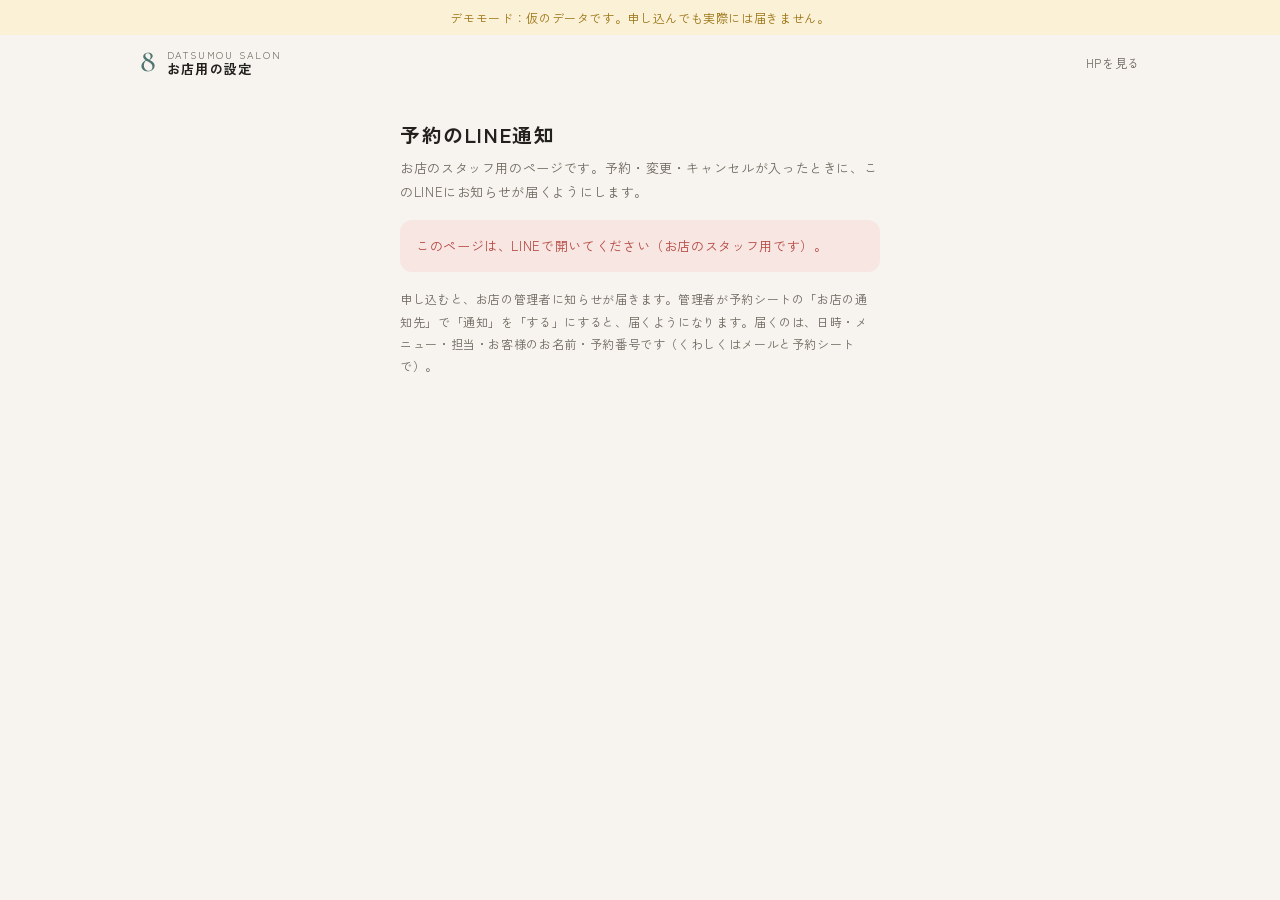
<file: notify.html>
<!doctype html>
<html lang="ja">
<head>
<meta charset="utf-8">
<meta name="viewport" content="width=device-width, initial-scale=1, viewport-fit=cover">
<title>予約のLINE通知（お店用）｜脱毛salon8（はち）</title>
<meta name="robots" content="noindex">
<meta name="theme-color" content="#F7F4EF">
<link rel="icon" href="favicon.svg" type="image/svg+xml">
<link rel="preconnect" href="https://fonts.googleapis.com">
<link rel="preconnect" href="https://fonts.gstatic.com" crossorigin>
<link href="https://fonts.googleapis.com/css2?family=Cormorant+Garamond:ital,wght@0,500;0,600;1,500&family=Zen+Kaku+Gothic+New:wght@400;500;700&display=swap" rel="stylesheet">
<link rel="stylesheet" href="css/style.css?v=6">
</head>
<body class="r-body">

<div class="proto-bar" id="demo-bar" hidden>デモモード：仮のデータです。申し込んでも実際には届きません。</div>

<header class="site-header r-header">
  <div class="wrap">
    <a class="logo" href="index.html" aria-label="脱毛salon8（はち） HPへ">
      <span class="logo-8">8</span>
      <span class="logo-txt"><small>DATSUMOU SALON</small><span>お店用の設定</span></span>
    </a>
    <a class="r-home" href="index.html">HPを見る</a>
  </div>
</header>

<main class="r-main">
  <h1 class="r-title" style="margin-top:20px">予約のLINE通知</h1>
  <p class="r-sub">お店のスタッフ用のページです。予約・変更・キャンセルが入ったときに、このLINEにお知らせが届くようにします。</p>
  <p class="line-chip" id="line-chip" style="margin:14px 0 0" hidden></p>

  <p class="loading-line" id="boot">読み込み中…</p>
  <div class="alert" id="error" hidden></div>
  <p class="notice" id="notice" hidden></p>
  <p class="hint-box" id="off" hidden>今は予約シートの「設定」で「お店へのLINE通知」が「しない」になっているため、承認されていても届きません。</p>
  <p class="hint-box" id="friend" hidden>先に公式LINEを友だち追加してください。友だちでないと、お知らせが届きません。<br><a id="friend-link" href="https://lin.ee/BdPU7Iq">友だち追加する</a></p>

  <div class="bk-card state-card" id="card" hidden>
    <p class="bk-date" id="state-title"></p>
    <p class="bk-meta" id="state-text"></p>
    <div class="bk-actions" id="act-apply" hidden>
      <button type="button" class="btn btn-primary" id="apply">通知を申し込む</button>
    </div>
    <div class="bk-actions" id="act-wait" hidden>
      <button type="button" class="btn btn-ghost" id="reload">承認されたか確かめる</button>
    </div>
    <div class="bk-actions two" id="act-on" hidden>
      <button type="button" class="btn btn-ghost" id="test">テストを送る</button>
      <button type="button" class="btn btn-danger" id="stop">通知を止める</button>
    </div>
  </div>

  <p class="r-note">申し込むと、お店の管理者に知らせが届きます。管理者が予約シートの「お店の通知先」で「通知」を「する」にすると、届くようになります。届くのは、日時・メニュー・担当・お客様のお名前・予約番号です（くわしくはメールと予約シートで）。</p>
</main>

<script src="js/config.js?v=4"></script>
<script src="js/data.js?v=4"></script>
<script src="js/api.js?v=6"></script>
<script src="js/line.js?v=3"></script>
<script src="js/notify.js?v=1"></script>
</body>
</html>
</file>
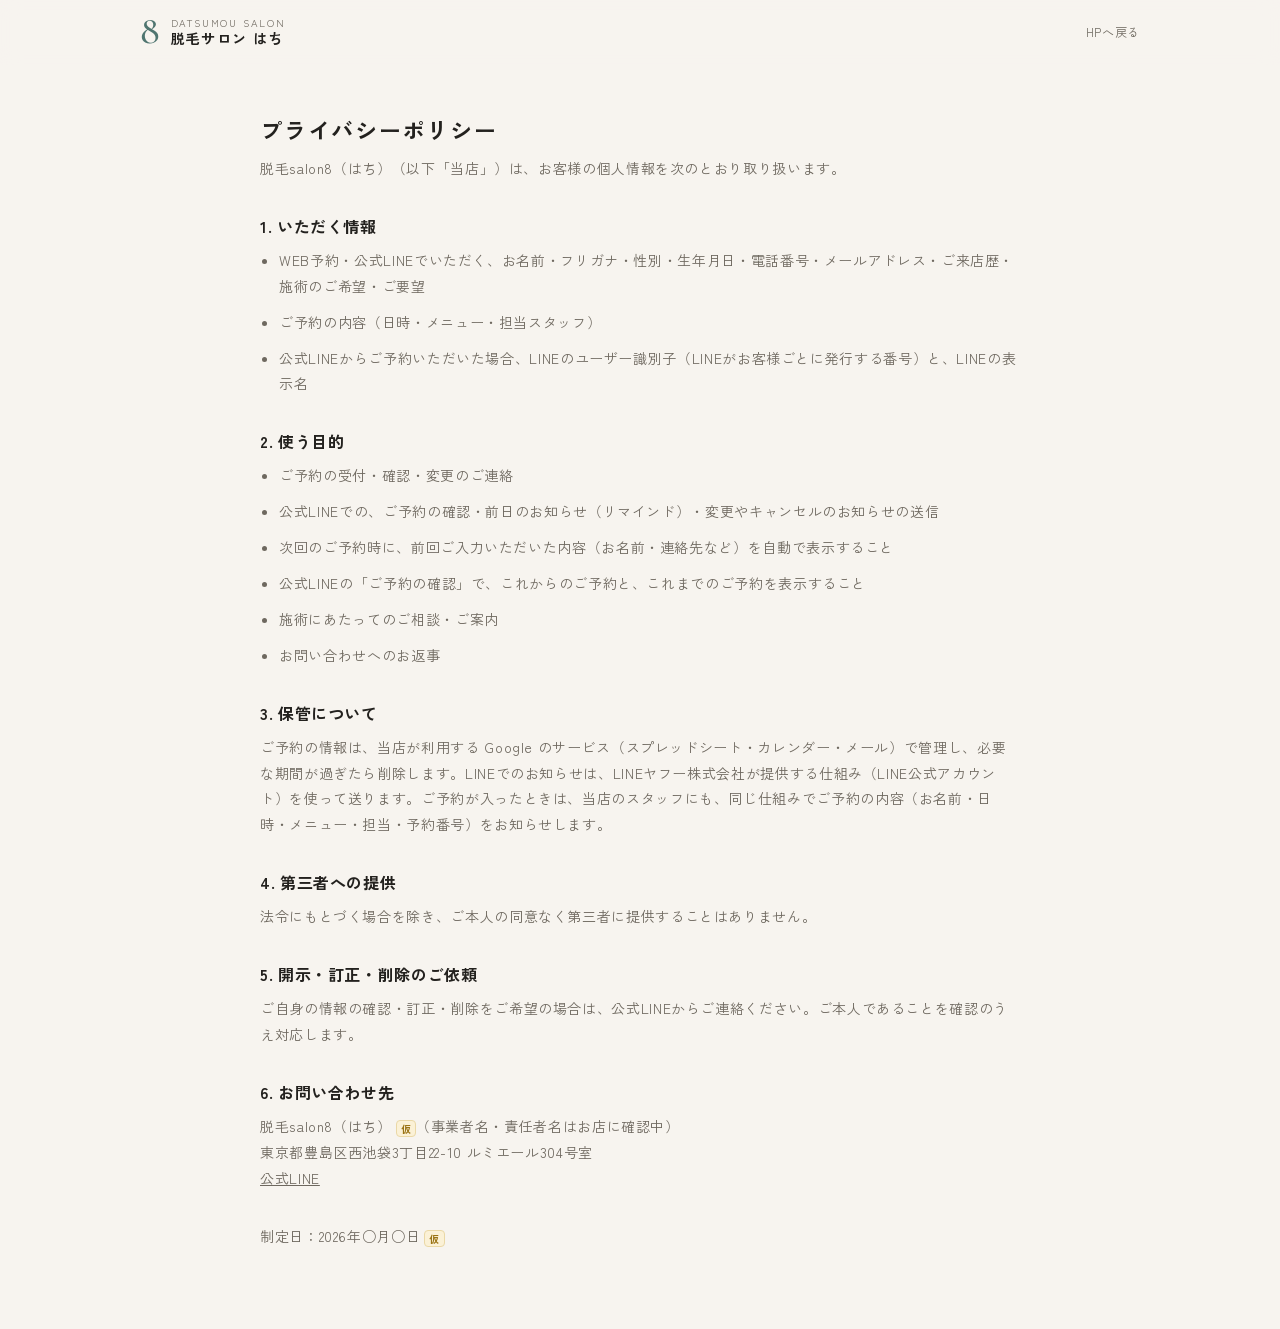
<file: privacy.html>
<!doctype html>
<html lang="ja">
<head>
<meta charset="utf-8">
<meta name="viewport" content="width=device-width, initial-scale=1, viewport-fit=cover">
<title>プライバシーポリシー｜脱毛salon8（はち）</title>
<meta name="robots" content="noindex">
<link rel="icon" href="favicon.svg" type="image/svg+xml">
<link rel="preconnect" href="https://fonts.googleapis.com">
<link rel="preconnect" href="https://fonts.gstatic.com" crossorigin>
<link href="https://fonts.googleapis.com/css2?family=Cormorant+Garamond:wght@500&family=Zen+Kaku+Gothic+New:wght@400;700&display=swap" rel="stylesheet">
<link rel="stylesheet" href="css/style.css?v=6">
</head>
<body>
<header class="site-header">
  <div class="wrap">
    <a class="logo" href="index.html">
      <span class="logo-8">8</span>
      <span class="logo-txt"><small>DATSUMOU SALON</small><span>脱毛サロン はち</span></span>
    </a>
    <a class="r-home" href="index.html">HPへ戻る</a>
  </div>
</header>

<main class="wrap doc" style="max-width:760px">
  <h1>プライバシーポリシー</h1>
  <p>脱毛salon8（はち）（以下「当店」）は、お客様の個人情報を次のとおり取り扱います。</p>

  <h2>1. いただく情報</h2>
  <ul>
    <li>WEB予約・公式LINEでいただく、お名前・フリガナ・性別・生年月日・電話番号・メールアドレス・ご来店歴・施術のご希望・ご要望</li>
    <li>ご予約の内容（日時・メニュー・担当スタッフ）</li>
    <li>公式LINEからご予約いただいた場合、LINEのユーザー識別子（LINEがお客様ごとに発行する番号）と、LINEの表示名</li>
  </ul>

  <h2>2. 使う目的</h2>
  <ul>
    <li>ご予約の受付・確認・変更のご連絡</li>
    <li>公式LINEでの、ご予約の確認・前日のお知らせ（リマインド）・変更やキャンセルのお知らせの送信</li>
    <li>次回のご予約時に、前回ご入力いただいた内容（お名前・連絡先など）を自動で表示すること</li>
    <li>公式LINEの「ご予約の確認」で、これからのご予約と、これまでのご予約を表示すること</li>
    <li>施術にあたってのご相談・ご案内</li>
    <li>お問い合わせへのお返事</li>
  </ul>

  <h2>3. 保管について</h2>
  <p>ご予約の情報は、当店が利用する Google のサービス（スプレッドシート・カレンダー・メール）で管理し、必要な期間が過ぎたら削除します。LINEでのお知らせは、LINEヤフー株式会社が提供する仕組み（LINE公式アカウント）を使って送ります。ご予約が入ったときは、当店のスタッフにも、同じ仕組みでご予約の内容（お名前・日時・メニュー・担当・予約番号）をお知らせします。</p>

  <h2>4. 第三者への提供</h2>
  <p>法令にもとづく場合を除き、ご本人の同意なく第三者に提供することはありません。</p>

  <h2>5. 開示・訂正・削除のご依頼</h2>
  <p>ご自身の情報の確認・訂正・削除をご希望の場合は、公式LINEからご連絡ください。ご本人であることを確認のうえ対応します。</p>

  <h2>6. お問い合わせ先</h2>
  <p>脱毛salon8（はち）<span class="tbd">仮</span>（事業者名・責任者名はお店に確認中）<br>
  東京都豊島区西池袋3丁目22-10 ルミエール304号室<br>
  <a href="https://lin.ee/BdPU7Iq" target="_blank" rel="noopener">公式LINE</a></p>

  <p style="margin-top:32px">制定日：2026年○月○日<span class="tbd">仮</span></p>
</main>
</body>
</html>
</file>
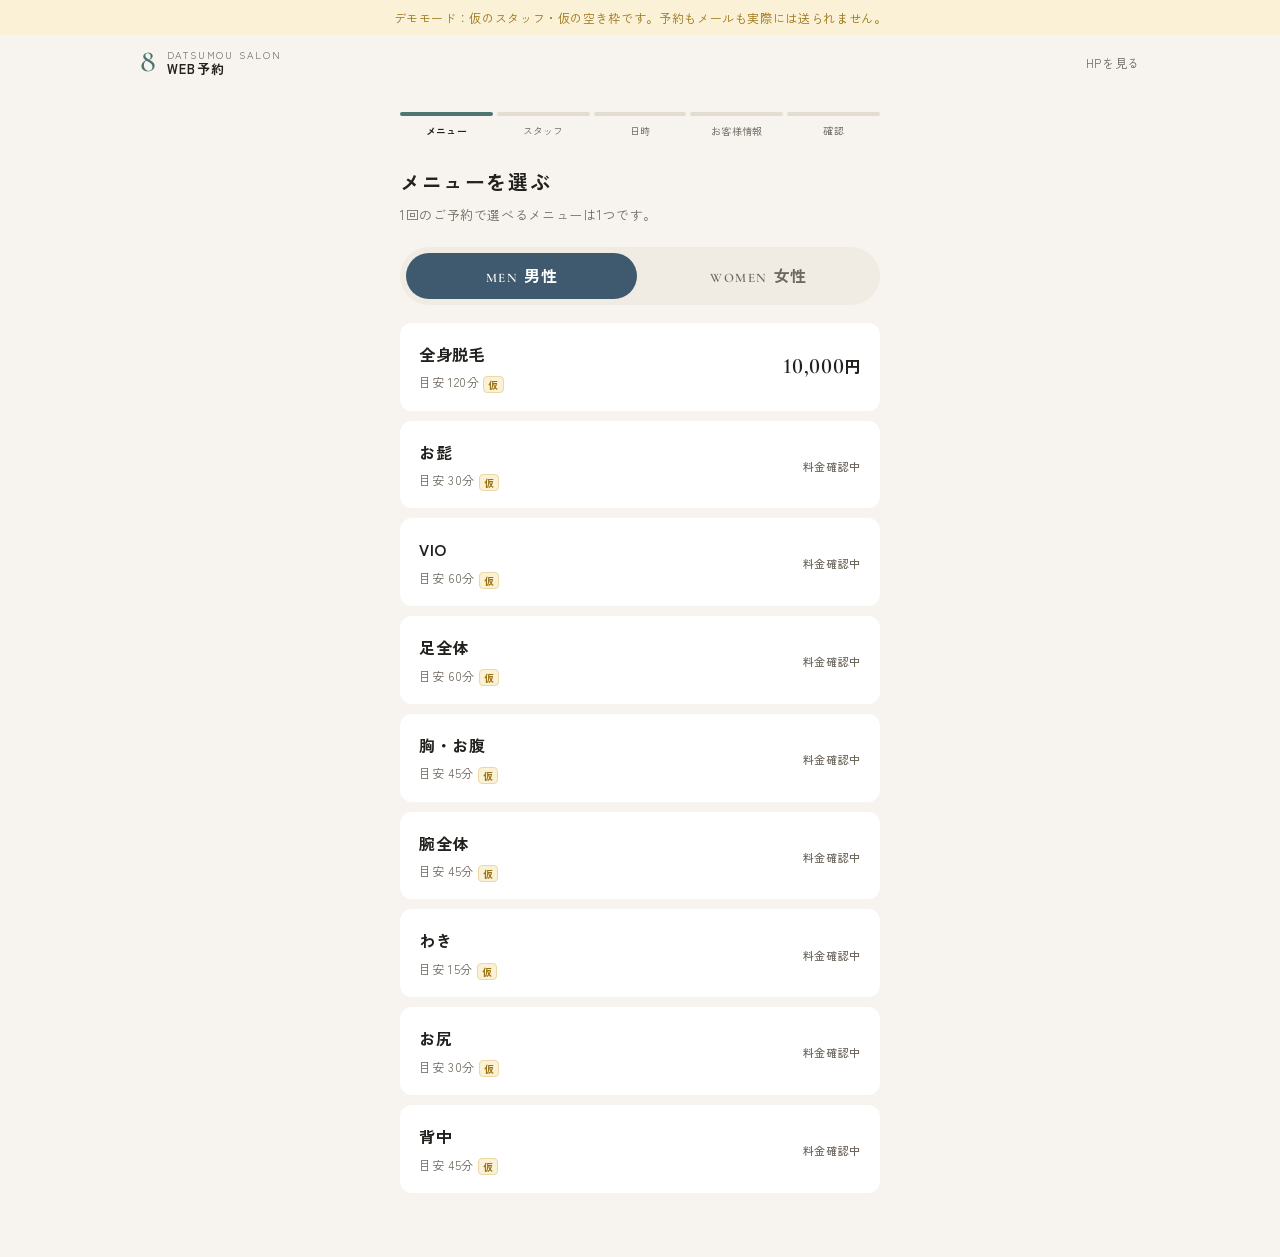
<file: reserve.html>
<!doctype html>
<html lang="ja">
<head>
<meta charset="utf-8">
<meta name="viewport" content="width=device-width, initial-scale=1, viewport-fit=cover">
<title>WEB予約｜脱毛salon8（はち）</title>
<meta name="description" content="脱毛salon8（はち）のWEB予約。メニュー・担当スタッフ・空いている日時を選んで、そのまま予約できます。">
<meta name="robots" content="noindex">
<meta name="theme-color" content="#F7F4EF">
<link rel="icon" href="favicon.svg" type="image/svg+xml">
<link rel="preconnect" href="https://fonts.googleapis.com">
<link rel="preconnect" href="https://fonts.gstatic.com" crossorigin>
<link href="https://fonts.googleapis.com/css2?family=Cormorant+Garamond:ital,wght@0,500;0,600;1,500&family=Zen+Kaku+Gothic+New:wght@400;500;700&display=swap" rel="stylesheet">
<link rel="stylesheet" href="css/style.css?v=6">
</head>
<body class="r-body">

<div class="proto-bar" id="demo-bar" hidden>デモモード：仮のスタッフ・仮の空き枠です。予約もメールも実際には送られません。</div>

<header class="site-header r-header">
  <div class="wrap">
    <a class="logo" href="index.html" aria-label="脱毛salon8（はち） HPへ">
      <span class="logo-8">8</span>
      <span class="logo-txt"><small>DATSUMOU SALON</small><span>WEB予約</span></span>
    </a>
    <a class="r-home" href="index.html">HPを見る</a>
  </div>
</header>

<main class="r-main">
  <ol class="r-progress" id="progress" aria-label="予約の手順">
    <li data-p="1">メニュー</li>
    <li data-p="2">スタッフ</li>
    <li data-p="3">日時</li>
    <li data-p="4">お客様情報</li>
    <li data-p="5">確認</li>
  </ol>

  <p class="line-chip" id="line-chip" hidden></p>
  <p class="loading-line" id="boot">読み込み中…</p>
  <div class="alert" id="boot-error" hidden></div>
  <div class="alert" id="auth-alert" hidden></div>

  <!-- 1. メニュー -->
  <section class="r-step" data-step="1" hidden>
    <h1 class="r-title">メニューを選ぶ</h1>
    <p class="r-sub">1回のご予約で選べるメニューは1つです。</p>
    <div class="seg r-seg" role="tablist" aria-label="男性・女性の切り替え">
      <button type="button" role="tab" data-g="male" aria-selected="true"><span class="en">MEN</span>男性</button>
      <button type="button" role="tab" data-g="female" aria-selected="false"><span class="en">WOMEN</span>女性</button>
    </div>
    <div class="pick-list" id="menu-picks"></div>
  </section>

  <!-- 2. スタッフ -->
  <section class="r-step" data-step="2" hidden>
    <button type="button" class="r-back" data-back>メニューを選び直す</button>
    <h1 class="r-title">担当スタッフを選ぶ</h1>
    <dl class="picked" data-picked></dl>
    <div class="pick-list" id="staff-picks"></div>
  </section>

  <!-- 3. 日時 -->
  <section class="r-step" data-step="3" hidden>
    <button type="button" class="r-back" data-back>スタッフを選び直す</button>
    <h1 class="r-title" id="date-title">日時を選ぶ</h1>
    <dl class="picked" data-picked></dl>
    <div class="alert" id="taken-alert" hidden></div>
    <div class="cal" id="cal">
      <div class="cal-head">
        <button type="button" class="cal-nav" id="cal-prev" aria-label="前の月">‹</button>
        <strong id="cal-title"></strong>
        <button type="button" class="cal-nav" id="cal-next" aria-label="次の月">›</button>
      </div>
      <div class="cal-grid" id="cal-grid"></div>
      <div class="cal-legend"><span><b>○</b> 空きあり</span><span><b style="color:var(--tbd)">△</b> 残りわずか</span><span>× 満席</span><span>休 お休み</span></div>
    </div>
    <p class="cal-msg" id="cal-msg" hidden></p>
    <div class="times" id="times" hidden>
      <h2 id="times-title"></h2>
      <div class="times-grid" id="times-grid"></div>
    </div>
  </section>

  <!-- 4. お客様情報 -->
  <section class="r-step" data-step="4" hidden>
    <button type="button" class="r-back" data-back>日時を選び直す</button>
    <h1 class="r-title">お客様情報</h1>
    <dl class="picked" data-picked></dl>
    <p class="prefill-note" id="prefill-note" hidden>前回LINEでご予約いただいたときの内容を入れています。変わったところがあれば直してください。</p>
    <form class="form" id="form" novalidate>
      <div class="field" data-f="name">
        <label for="f-name">氏名<span class="req">必須</span></label>
        <input class="input" id="f-name" name="name" type="text" autocomplete="name" placeholder="例）池袋 太郎" maxlength="40">
        <p class="hint">姓と名の間にスペースを入れてください</p>
        <p class="err">姓と名の間にスペースを入れて入力してください</p>
      </div>
      <div class="field" data-f="kana">
        <label for="f-kana">フリガナ<span class="req">必須</span></label>
        <input class="input" id="f-kana" name="kana" type="text" placeholder="例）イケブクロ タロウ" maxlength="40">
        <p class="hint">姓と名の間にスペースを入れてください</p>
        <p class="err">カタカナで、姓と名の間にスペースを入れて入力してください</p>
      </div>
      <div class="field" data-f="sex">
        <span class="label">性別<span class="req">必須</span></span>
        <div class="radios radios-3">
          <label class="radio"><input type="radio" name="sex" value="女性"><span>女性</span></label>
          <label class="radio"><input type="radio" name="sex" value="男性"><span>男性</span></label>
          <label class="radio"><input type="radio" name="sex" value="回答しない"><span>回答しない</span></label>
        </div>
        <p class="err">どれかを選んでください</p>
      </div>
      <div class="field" data-f="birth">
        <span class="label" id="birth-label">生年月日<span class="req">必須</span></span>
        <div class="birth" role="group" aria-labelledby="birth-label">
          <select class="input select" name="by" aria-label="生まれた年"></select>
          <select class="input select" name="bm" aria-label="生まれた月"></select>
          <select class="input select" name="bd" aria-label="生まれた日"></select>
        </div>
        <p class="err">生年月日を選んでください</p>
      </div>
      <div class="field" data-f="tel">
        <label for="f-tel">電話番号<span class="req">必須</span></label>
        <input class="input" id="f-tel" name="tel" type="tel" inputmode="tel" autocomplete="tel" placeholder="例）09012345678" maxlength="20">
        <p class="err">電話番号を正しく入力してください</p>
      </div>
      <div class="field" data-f="email">
        <label for="f-email">メールアドレス<span class="req">必須</span></label>
        <input class="input" id="f-email" name="email" type="email" inputmode="email" autocomplete="email" placeholder="例）hachi@example.com" maxlength="100">
        <p class="hint">予約の確認メールが届きます。</p>
        <p class="err">メールアドレスを正しく入力してください</p>
      </div>
      <div class="field" data-f="visit">
        <span class="label">ご来店<span class="req">必須</span></span>
        <div class="radios">
          <label class="radio"><input type="radio" name="visit" value="初めて"><span>初めて</span></label>
          <label class="radio"><input type="radio" name="visit" value="2回目以降"><span>2回目以降</span></label>
        </div>
        <p class="err">どちらかを選んでください</p>
      </div>
      <div class="field" data-f="focus">
        <label for="f-focus">多めに施術してほしい部位<span class="opt">任意</span></label>
        <input class="input" id="f-focus" name="focus" type="text" maxlength="60" placeholder="例）あご下、すね">
      </div>
      <div class="field" data-f="early">
        <label for="f-early">早めの施術希望<span class="opt">任意</span></label>
        <select class="input select" id="f-early" name="early">
          <option value="いいえ">いいえ</option>
          <option value="はい">はい</option>
        </select>
      </div>
      <div class="field" data-f="note">
        <label for="f-note">ご要望・気になること<span class="opt">任意</span></label>
        <textarea class="textarea" id="f-note" name="note" maxlength="500" placeholder="例）肌が弱いので相談したい"></textarea>
      </div>
      <div class="hp-field" aria-hidden="true">
        <label>この欄は空のままにしてください<input type="text" name="s8_hp" tabindex="-1" autocomplete="off"></label>
      </div>
      <div class="field" data-f="agree">
        <label class="check"><input type="checkbox" name="agree" value="1"><span>プライバシーポリシーに同意します</span></label>
        <button type="button" class="link-btn" id="open-privacy">プライバシーポリシーを読む</button>
        <p class="err">同意が必要です</p>
      </div>
      <div class="r-actions">
        <button class="btn btn-primary" type="submit">入力内容を確認する <span class="arrow">→</span></button>
      </div>
    </form>
  </section>

  <!-- 5. 確認 -->
  <section class="r-step" data-step="5" hidden>
    <button type="button" class="r-back" data-back>入力内容を直す</button>
    <h1 class="r-title" id="confirm-title">ご予約内容の確認</h1>
    <p class="r-sub">内容をご確認のうえ「予約を確定する」を押してください。</p>
    <dl class="confirm" id="confirm"></dl>
    <div class="alert" id="send-error" hidden></div>
    <div class="r-actions">
      <button class="btn btn-primary" type="button" id="submit">予約を確定する</button>
    </div>
    <p class="r-note">ご予約の変更・キャンセルは公式LINEからご連絡ください。</p>
  </section>

  <!-- 完了 -->
  <section class="r-step" data-step="6" hidden>
    <div class="done-head">
      <div class="done-mark" aria-hidden="true">
        <svg width="34" height="34" viewBox="0 0 24 24" fill="none" stroke="currentColor" stroke-width="2" stroke-linecap="round" stroke-linejoin="round"><path d="M5 12.5l4.5 4.5L19 7.5"/></svg>
      </div>
      <h1 class="r-title" id="done-title">ご予約が完了しました</h1>
      <p class="r-sub" id="done-mail"></p>
      <p class="done-id" id="done-id"></p>
    </div>
    <p class="demo-note" id="done-demo" hidden>デモのため、実際には予約・メール送信はされていません。</p>
    <dl class="confirm" id="done-summary"></dl>
    <div class="r-actions">
      <a class="btn btn-ghost" id="gcal" href="#" target="_blank" rel="noopener">Googleカレンダーに追加</a>
      <a class="btn btn-primary" id="done-mypage" href="mypage.html" hidden>予約の確認・変更・キャンセル</a>
      <a class="btn btn-line" id="done-line" href="https://lin.ee/BdPU7Iq" target="_blank" rel="noopener">変更・キャンセルは公式LINEへ</a>
      <a class="btn btn-ghost" href="index.html">HPに戻る</a>
    </div>
  </section>
</main>

<!-- プライバシーポリシー（予約画面から離れずに読めるように重ねて開く） -->
<dialog class="sheet" id="privacy-dialog" aria-labelledby="privacy-title">
  <div class="sheet-head">
    <strong id="privacy-title">プライバシーポリシー</strong>
    <button type="button" class="sheet-close" data-close aria-label="閉じる">×</button>
  </div>
  <div class="sheet-body doc" id="privacy-body"><p>読み込み中…</p></div>
  <div class="sheet-foot"><button type="button" class="btn btn-primary" data-close>閉じる</button></div>
</dialog>

<script src="js/config.js?v=4"></script>
<script src="js/data.js?v=4"></script>
<script src="js/api.js?v=6"></script>
<script src="js/line.js?v=3"></script>
<script src="js/reserve.js?v=6"></script>
</body>
</html>
</file>
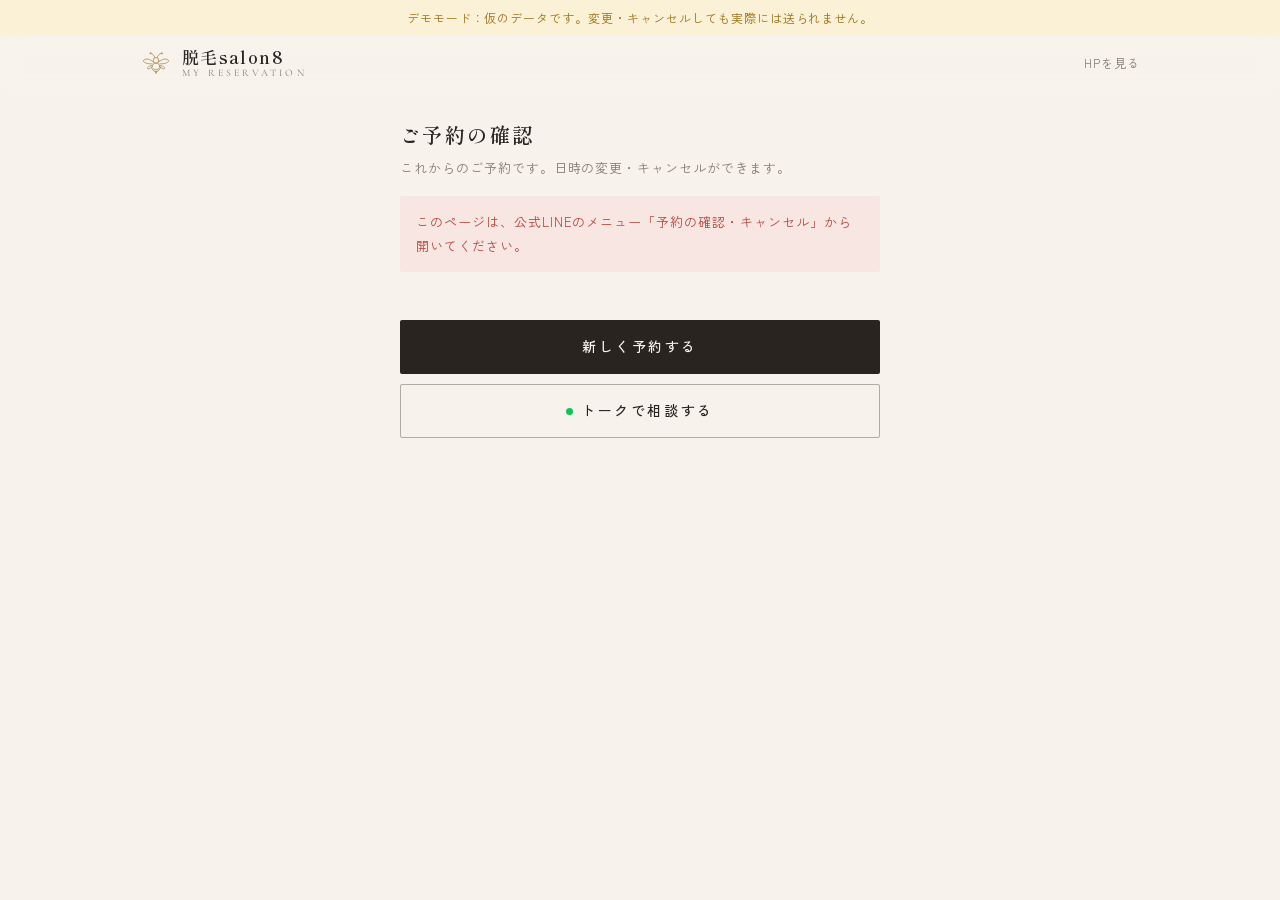
<file: b/mypage.html>
<!doctype html>
<!-- B案の mypage.html。tools/make_b_pages.py で A案（site/mypage.html）から作ったもの。直すときは A案を直して作り直す -->
<html lang="ja">
<head>
<meta charset="utf-8">
<meta name="viewport" content="width=device-width, initial-scale=1, viewport-fit=cover">
<title>ご予約の確認｜脱毛salon8（はち）</title>
<meta name="robots" content="noindex">
<meta name="theme-color" content="#F7F3EC">
<link rel="icon" href="favicon-b.svg" type="image/svg+xml">
<link rel="preconnect" href="https://fonts.googleapis.com">
<link rel="preconnect" href="https://fonts.gstatic.com" crossorigin>
<link href="https://fonts.googleapis.com/css2?family=Cormorant+Garamond:ital,wght@0,400;0,500;1,500&family=Shippori+Mincho:wght@500;600&family=Zen+Kaku+Gothic+New:wght@400;500;700&display=swap" rel="stylesheet">
<link rel="stylesheet" href="../css/style.css?v=6">
<link rel="stylesheet" href="../css/style-b.css?v=5">
</head>
<body class="r-body theme-b">

<!-- ハチのロゴ（線画）。ここで1回描いて、各所で use する -->
<svg width="0" height="0" style="position:absolute" aria-hidden="true">
  <symbol id="bee" viewBox="0 0 120 100" fill="none" stroke="currentColor" stroke-linecap="round" stroke-linejoin="round">
    <path d="M55.5 28.5 C53 19 47 13.5 40.5 12.5"/><circle cx="38.6" cy="12.2" r="2"/>
    <path d="M64.5 28.5 C67 19 73 13.5 79.5 12.5"/><circle cx="81.4" cy="12.2" r="2"/>
    <circle cx="60" cy="39" r="10.5"/>
    <circle cx="60" cy="65" r="15.5"/>
    <path d="M50.5 70 C55.5 75.5 64.5 75.5 69.5 70"/>
    <path d="M56 80 L60 88 L64 80"/>
    <path d="M50.5 46 C40 34.5 21 30.5 14.5 37.5 C9 43.5 18.5 52.5 45.5 52"/>
    <path d="M46 57.5 C37 59 26.5 63.5 28 69 C29.5 74 40 69.5 46.5 62"/>
    <path d="M69.5 46 C80 34.5 99 30.5 105.5 37.5 C111 43.5 101.5 52.5 74.5 52"/>
    <path d="M74 57.5 C83 59 93.5 63.5 92 69 C90.5 74 80 69.5 73.5 62"/>
  </symbol>
</svg>

<div class="proto-bar" id="demo-bar" hidden>デモモード：仮のデータです。変更・キャンセルしても実際には送られません。</div>

<header class="site-header r-header">
  <div class="wrap">
    <a class="logo-b" href="index.html" aria-label="脱毛salon8（はち） HPへ">
      <svg class="bee" viewBox="0 0 120 100" style="stroke-width:3"><use href="#bee"/></svg>
      <span class="logo-b-txt"><span class="ja">脱毛salon8</span><small>My Reservation</small></span>
    </a>
    <a class="r-home" href="index.html">HPを見る</a>
  </div>
</header>

<main class="r-main">
  <h1 class="r-title" style="margin-top:20px">ご予約の確認</h1>
  <p class="r-sub" id="sub">これからのご予約です。日時の変更・キャンセルができます。</p>
  <p class="line-chip" id="line-chip" style="margin:14px 0 0" hidden></p>

  <p class="loading-line" id="boot">読み込み中…</p>
  <div class="alert" id="error" hidden></div>
  <p class="notice" id="notice" hidden></p>

  <div class="bk-list" id="list"></div>
  <div class="empty" id="empty" hidden>これからのご予約はありません。</div>

  <div class="r-actions">
    <a class="btn btn-primary" id="new" href="reserve.html?from=line">新しく予約する</a>
    <a class="btn btn-line" id="talk" href="https://lin.ee/BdPU7Iq">トークで相談する</a>
  </div>
  <p class="r-note" id="note"></p>

  <section class="hist" id="hist" hidden>
    <h2 class="hist-title">これまでのご予約</h2>
    <ul class="hist-list" id="hist-list"></ul>
  </section>
</main>

<!-- キャンセルの確認 -->
<dialog class="sheet" id="cancel-dialog" aria-labelledby="cancel-title">
  <div class="sheet-head">
    <strong id="cancel-title">このご予約をキャンセルしますか？</strong>
    <button type="button" class="sheet-close" data-close aria-label="閉じる">×</button>
  </div>
  <div class="sheet-body" id="cancel-body"></div>
  <div class="sheet-foot">
    <div class="r-actions" style="margin-top:0">
      <button type="button" class="btn btn-danger" id="cancel-ok">キャンセルする</button>
      <button type="button" class="btn btn-ghost" data-close>やめる</button>
    </div>
  </div>
</dialog>

<script src="../js/config.js?v=4"></script>
<script src="../js/data.js?v=4"></script>
<script src="../js/api.js?v=6"></script>
<script src="../js/line.js?v=3"></script>
<script src="../js/mypage.js?v=3"></script>
</body>
</html>
</file>
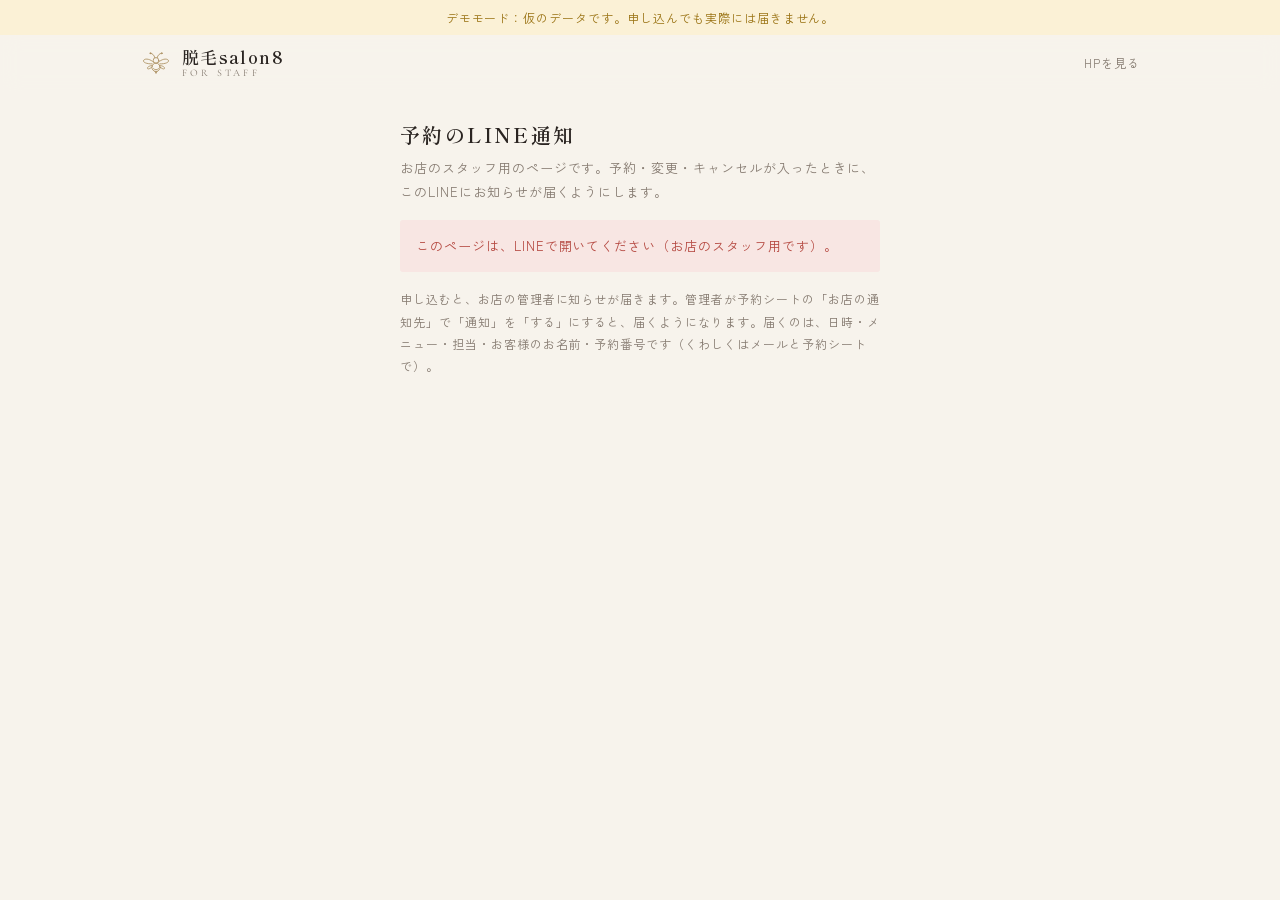
<file: b/notify.html>
<!doctype html>
<!-- B案の notify.html。tools/make_b_pages.py で A案（site/notify.html）から作ったもの。直すときは A案を直して作り直す -->
<html lang="ja">
<head>
<meta charset="utf-8">
<meta name="viewport" content="width=device-width, initial-scale=1, viewport-fit=cover">
<title>予約のLINE通知（お店用）｜脱毛salon8（はち）</title>
<meta name="robots" content="noindex">
<meta name="theme-color" content="#F7F3EC">
<link rel="icon" href="favicon-b.svg" type="image/svg+xml">
<link rel="preconnect" href="https://fonts.googleapis.com">
<link rel="preconnect" href="https://fonts.gstatic.com" crossorigin>
<link href="https://fonts.googleapis.com/css2?family=Cormorant+Garamond:ital,wght@0,400;0,500;1,500&family=Shippori+Mincho:wght@500;600&family=Zen+Kaku+Gothic+New:wght@400;500;700&display=swap" rel="stylesheet">
<link rel="stylesheet" href="../css/style.css?v=6">
<link rel="stylesheet" href="../css/style-b.css?v=5">
</head>
<body class="r-body theme-b">

<!-- ハチのロゴ（線画）。ここで1回描いて、各所で use する -->
<svg width="0" height="0" style="position:absolute" aria-hidden="true">
  <symbol id="bee" viewBox="0 0 120 100" fill="none" stroke="currentColor" stroke-linecap="round" stroke-linejoin="round">
    <path d="M55.5 28.5 C53 19 47 13.5 40.5 12.5"/><circle cx="38.6" cy="12.2" r="2"/>
    <path d="M64.5 28.5 C67 19 73 13.5 79.5 12.5"/><circle cx="81.4" cy="12.2" r="2"/>
    <circle cx="60" cy="39" r="10.5"/>
    <circle cx="60" cy="65" r="15.5"/>
    <path d="M50.5 70 C55.5 75.5 64.5 75.5 69.5 70"/>
    <path d="M56 80 L60 88 L64 80"/>
    <path d="M50.5 46 C40 34.5 21 30.5 14.5 37.5 C9 43.5 18.5 52.5 45.5 52"/>
    <path d="M46 57.5 C37 59 26.5 63.5 28 69 C29.5 74 40 69.5 46.5 62"/>
    <path d="M69.5 46 C80 34.5 99 30.5 105.5 37.5 C111 43.5 101.5 52.5 74.5 52"/>
    <path d="M74 57.5 C83 59 93.5 63.5 92 69 C90.5 74 80 69.5 73.5 62"/>
  </symbol>
</svg>

<div class="proto-bar" id="demo-bar" hidden>デモモード：仮のデータです。申し込んでも実際には届きません。</div>

<header class="site-header r-header">
  <div class="wrap">
    <a class="logo-b" href="index.html" aria-label="脱毛salon8（はち） HPへ">
      <svg class="bee" viewBox="0 0 120 100" style="stroke-width:3"><use href="#bee"/></svg>
      <span class="logo-b-txt"><span class="ja">脱毛salon8</span><small>For Staff</small></span>
    </a>
    <a class="r-home" href="index.html">HPを見る</a>
  </div>
</header>

<main class="r-main">
  <h1 class="r-title" style="margin-top:20px">予約のLINE通知</h1>
  <p class="r-sub">お店のスタッフ用のページです。予約・変更・キャンセルが入ったときに、このLINEにお知らせが届くようにします。</p>
  <p class="line-chip" id="line-chip" style="margin:14px 0 0" hidden></p>

  <p class="loading-line" id="boot">読み込み中…</p>
  <div class="alert" id="error" hidden></div>
  <p class="notice" id="notice" hidden></p>
  <p class="hint-box" id="off" hidden>今は予約シートの「設定」で「お店へのLINE通知」が「しない」になっているため、承認されていても届きません。</p>
  <p class="hint-box" id="friend" hidden>先に公式LINEを友だち追加してください。友だちでないと、お知らせが届きません。<br><a id="friend-link" href="https://lin.ee/BdPU7Iq">友だち追加する</a></p>

  <div class="bk-card state-card" id="card" hidden>
    <p class="bk-date" id="state-title"></p>
    <p class="bk-meta" id="state-text"></p>
    <div class="bk-actions" id="act-apply" hidden>
      <button type="button" class="btn btn-primary" id="apply">通知を申し込む</button>
    </div>
    <div class="bk-actions" id="act-wait" hidden>
      <button type="button" class="btn btn-ghost" id="reload">承認されたか確かめる</button>
    </div>
    <div class="bk-actions two" id="act-on" hidden>
      <button type="button" class="btn btn-ghost" id="test">テストを送る</button>
      <button type="button" class="btn btn-danger" id="stop">通知を止める</button>
    </div>
  </div>

  <p class="r-note">申し込むと、お店の管理者に知らせが届きます。管理者が予約シートの「お店の通知先」で「通知」を「する」にすると、届くようになります。届くのは、日時・メニュー・担当・お客様のお名前・予約番号です（くわしくはメールと予約シートで）。</p>
</main>

<script src="../js/config.js?v=4"></script>
<script src="../js/data.js?v=4"></script>
<script src="../js/api.js?v=6"></script>
<script src="../js/line.js?v=3"></script>
<script src="../js/notify.js?v=1"></script>
</body>
</html>
</file>
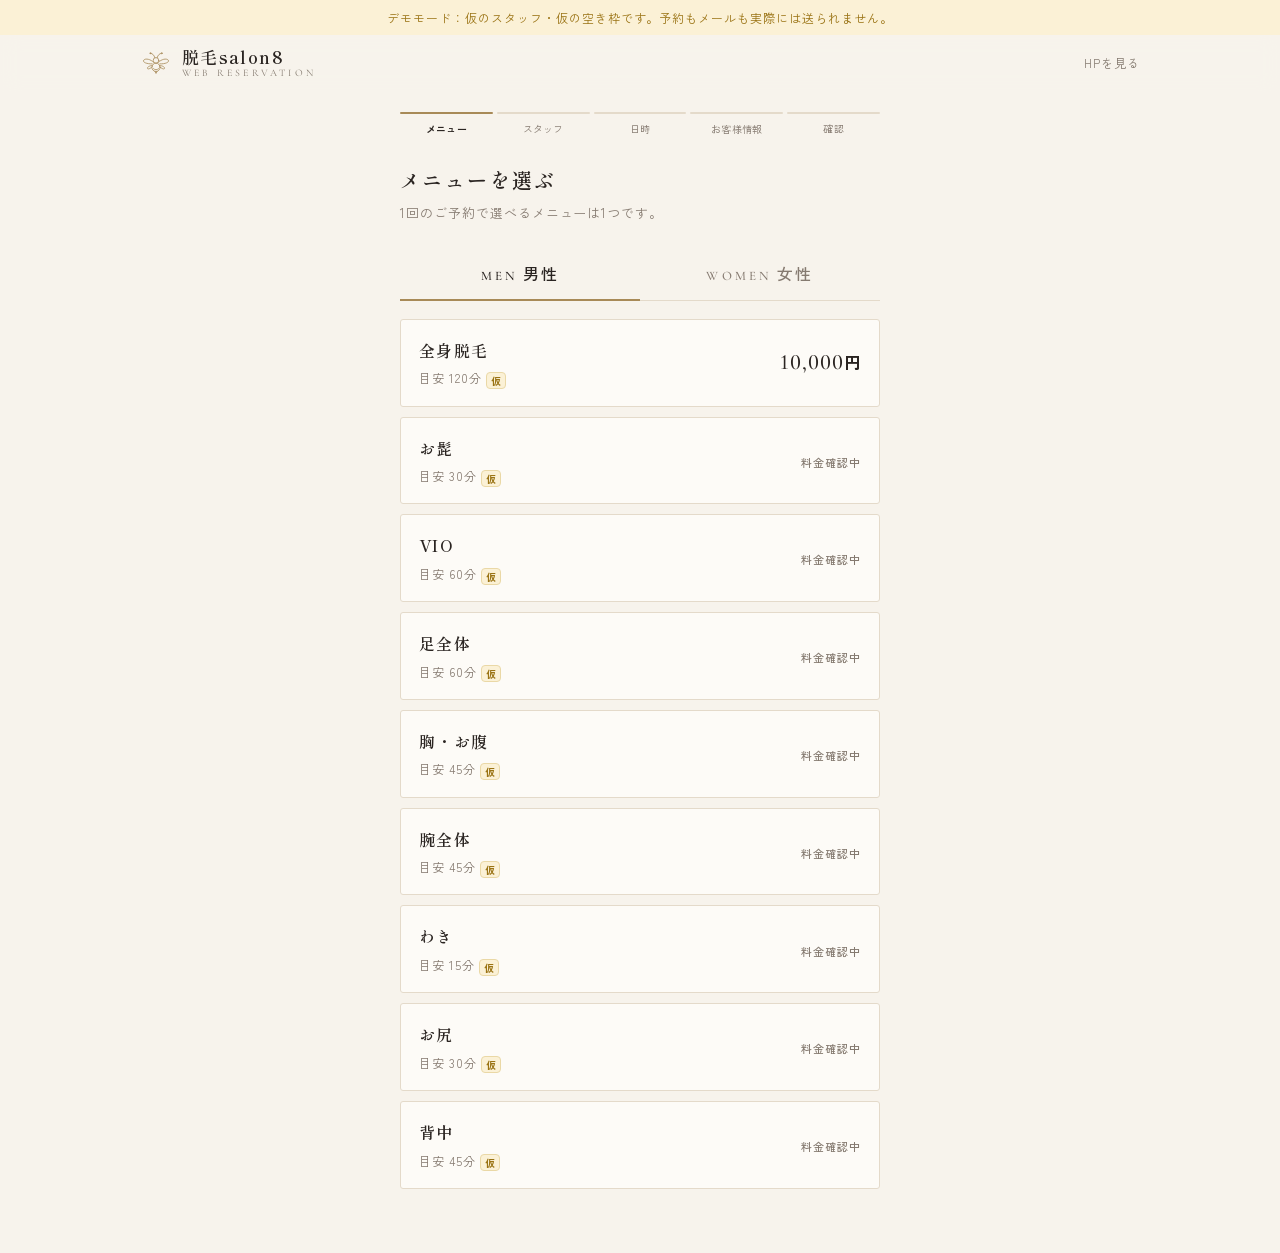
<file: b/reserve.html>
<!doctype html>
<!-- B案の reserve.html。tools/make_b_pages.py で A案（site/reserve.html）から作ったもの。直すときは A案を直して作り直す -->
<html lang="ja">
<head>
<meta charset="utf-8">
<meta name="viewport" content="width=device-width, initial-scale=1, viewport-fit=cover">
<title>WEB予約｜脱毛salon8（はち）</title>
<meta name="description" content="脱毛salon8（はち）のWEB予約。メニュー・担当スタッフ・空いている日時を選んで、そのまま予約できます。">
<meta name="robots" content="noindex">
<meta name="theme-color" content="#F7F3EC">
<link rel="icon" href="favicon-b.svg" type="image/svg+xml">
<link rel="preconnect" href="https://fonts.googleapis.com">
<link rel="preconnect" href="https://fonts.gstatic.com" crossorigin>
<link href="https://fonts.googleapis.com/css2?family=Cormorant+Garamond:ital,wght@0,400;0,500;1,500&family=Shippori+Mincho:wght@500;600&family=Zen+Kaku+Gothic+New:wght@400;500;700&display=swap" rel="stylesheet">
<link rel="stylesheet" href="../css/style.css?v=6">
<link rel="stylesheet" href="../css/style-b.css?v=5">
</head>
<body class="r-body theme-b">

<!-- ハチのロゴ（線画）。ここで1回描いて、各所で use する -->
<svg width="0" height="0" style="position:absolute" aria-hidden="true">
  <symbol id="bee" viewBox="0 0 120 100" fill="none" stroke="currentColor" stroke-linecap="round" stroke-linejoin="round">
    <path d="M55.5 28.5 C53 19 47 13.5 40.5 12.5"/><circle cx="38.6" cy="12.2" r="2"/>
    <path d="M64.5 28.5 C67 19 73 13.5 79.5 12.5"/><circle cx="81.4" cy="12.2" r="2"/>
    <circle cx="60" cy="39" r="10.5"/>
    <circle cx="60" cy="65" r="15.5"/>
    <path d="M50.5 70 C55.5 75.5 64.5 75.5 69.5 70"/>
    <path d="M56 80 L60 88 L64 80"/>
    <path d="M50.5 46 C40 34.5 21 30.5 14.5 37.5 C9 43.5 18.5 52.5 45.5 52"/>
    <path d="M46 57.5 C37 59 26.5 63.5 28 69 C29.5 74 40 69.5 46.5 62"/>
    <path d="M69.5 46 C80 34.5 99 30.5 105.5 37.5 C111 43.5 101.5 52.5 74.5 52"/>
    <path d="M74 57.5 C83 59 93.5 63.5 92 69 C90.5 74 80 69.5 73.5 62"/>
  </symbol>
</svg>

<div class="proto-bar" id="demo-bar" hidden>デモモード：仮のスタッフ・仮の空き枠です。予約もメールも実際には送られません。</div>

<header class="site-header r-header">
  <div class="wrap">
    <a class="logo-b" href="index.html" aria-label="脱毛salon8（はち） HPへ">
      <svg class="bee" viewBox="0 0 120 100" style="stroke-width:3"><use href="#bee"/></svg>
      <span class="logo-b-txt"><span class="ja">脱毛salon8</span><small>Web Reservation</small></span>
    </a>
    <a class="r-home" href="index.html">HPを見る</a>
  </div>
</header>

<main class="r-main">
  <ol class="r-progress" id="progress" aria-label="予約の手順">
    <li data-p="1">メニュー</li>
    <li data-p="2">スタッフ</li>
    <li data-p="3">日時</li>
    <li data-p="4">お客様情報</li>
    <li data-p="5">確認</li>
  </ol>

  <p class="line-chip" id="line-chip" hidden></p>
  <p class="loading-line" id="boot">読み込み中…</p>
  <div class="alert" id="boot-error" hidden></div>
  <div class="alert" id="auth-alert" hidden></div>

  <!-- 1. メニュー -->
  <section class="r-step" data-step="1" hidden>
    <h1 class="r-title">メニューを選ぶ</h1>
    <p class="r-sub">1回のご予約で選べるメニューは1つです。</p>
    <div class="seg r-seg" role="tablist" aria-label="男性・女性の切り替え">
      <button type="button" role="tab" data-g="male" aria-selected="true"><span class="en">MEN</span>男性</button>
      <button type="button" role="tab" data-g="female" aria-selected="false"><span class="en">WOMEN</span>女性</button>
    </div>
    <div class="pick-list" id="menu-picks"></div>
  </section>

  <!-- 2. スタッフ -->
  <section class="r-step" data-step="2" hidden>
    <button type="button" class="r-back" data-back>メニューを選び直す</button>
    <h1 class="r-title">担当スタッフを選ぶ</h1>
    <dl class="picked" data-picked></dl>
    <div class="pick-list" id="staff-picks"></div>
  </section>

  <!-- 3. 日時 -->
  <section class="r-step" data-step="3" hidden>
    <button type="button" class="r-back" data-back>スタッフを選び直す</button>
    <h1 class="r-title" id="date-title">日時を選ぶ</h1>
    <dl class="picked" data-picked></dl>
    <div class="alert" id="taken-alert" hidden></div>
    <div class="cal" id="cal">
      <div class="cal-head">
        <button type="button" class="cal-nav" id="cal-prev" aria-label="前の月">‹</button>
        <strong id="cal-title"></strong>
        <button type="button" class="cal-nav" id="cal-next" aria-label="次の月">›</button>
      </div>
      <div class="cal-grid" id="cal-grid"></div>
      <div class="cal-legend"><span><b>○</b> 空きあり</span><span><b style="color:var(--tbd)">△</b> 残りわずか</span><span>× 満席</span><span>休 お休み</span></div>
    </div>
    <p class="cal-msg" id="cal-msg" hidden></p>
    <div class="times" id="times" hidden>
      <h2 id="times-title"></h2>
      <div class="times-grid" id="times-grid"></div>
    </div>
  </section>

  <!-- 4. お客様情報 -->
  <section class="r-step" data-step="4" hidden>
    <button type="button" class="r-back" data-back>日時を選び直す</button>
    <h1 class="r-title">お客様情報</h1>
    <dl class="picked" data-picked></dl>
    <p class="prefill-note" id="prefill-note" hidden>前回LINEでご予約いただいたときの内容を入れています。変わったところがあれば直してください。</p>
    <form class="form" id="form" novalidate>
      <div class="field" data-f="name">
        <label for="f-name">氏名<span class="req">必須</span></label>
        <input class="input" id="f-name" name="name" type="text" autocomplete="name" placeholder="例）池袋 太郎" maxlength="40">
        <p class="hint">姓と名の間にスペースを入れてください</p>
        <p class="err">姓と名の間にスペースを入れて入力してください</p>
      </div>
      <div class="field" data-f="kana">
        <label for="f-kana">フリガナ<span class="req">必須</span></label>
        <input class="input" id="f-kana" name="kana" type="text" placeholder="例）イケブクロ タロウ" maxlength="40">
        <p class="hint">姓と名の間にスペースを入れてください</p>
        <p class="err">カタカナで、姓と名の間にスペースを入れて入力してください</p>
      </div>
      <div class="field" data-f="sex">
        <span class="label">性別<span class="req">必須</span></span>
        <div class="radios radios-3">
          <label class="radio"><input type="radio" name="sex" value="女性"><span>女性</span></label>
          <label class="radio"><input type="radio" name="sex" value="男性"><span>男性</span></label>
          <label class="radio"><input type="radio" name="sex" value="回答しない"><span>回答しない</span></label>
        </div>
        <p class="err">どれかを選んでください</p>
      </div>
      <div class="field" data-f="birth">
        <span class="label" id="birth-label">生年月日<span class="req">必須</span></span>
        <div class="birth" role="group" aria-labelledby="birth-label">
          <select class="input select" name="by" aria-label="生まれた年"></select>
          <select class="input select" name="bm" aria-label="生まれた月"></select>
          <select class="input select" name="bd" aria-label="生まれた日"></select>
        </div>
        <p class="err">生年月日を選んでください</p>
      </div>
      <div class="field" data-f="tel">
        <label for="f-tel">電話番号<span class="req">必須</span></label>
        <input class="input" id="f-tel" name="tel" type="tel" inputmode="tel" autocomplete="tel" placeholder="例）09012345678" maxlength="20">
        <p class="err">電話番号を正しく入力してください</p>
      </div>
      <div class="field" data-f="email">
        <label for="f-email">メールアドレス<span class="req">必須</span></label>
        <input class="input" id="f-email" name="email" type="email" inputmode="email" autocomplete="email" placeholder="例）hachi@example.com" maxlength="100">
        <p class="hint">予約の確認メールが届きます。</p>
        <p class="err">メールアドレスを正しく入力してください</p>
      </div>
      <div class="field" data-f="visit">
        <span class="label">ご来店<span class="req">必須</span></span>
        <div class="radios">
          <label class="radio"><input type="radio" name="visit" value="初めて"><span>初めて</span></label>
          <label class="radio"><input type="radio" name="visit" value="2回目以降"><span>2回目以降</span></label>
        </div>
        <p class="err">どちらかを選んでください</p>
      </div>
      <div class="field" data-f="focus">
        <label for="f-focus">多めに施術してほしい部位<span class="opt">任意</span></label>
        <input class="input" id="f-focus" name="focus" type="text" maxlength="60" placeholder="例）あご下、すね">
      </div>
      <div class="field" data-f="early">
        <label for="f-early">早めの施術希望<span class="opt">任意</span></label>
        <select class="input select" id="f-early" name="early">
          <option value="いいえ">いいえ</option>
          <option value="はい">はい</option>
        </select>
      </div>
      <div class="field" data-f="note">
        <label for="f-note">ご要望・気になること<span class="opt">任意</span></label>
        <textarea class="textarea" id="f-note" name="note" maxlength="500" placeholder="例）肌が弱いので相談したい"></textarea>
      </div>
      <div class="hp-field" aria-hidden="true">
        <label>この欄は空のままにしてください<input type="text" name="s8_hp" tabindex="-1" autocomplete="off"></label>
      </div>
      <div class="field" data-f="agree">
        <label class="check"><input type="checkbox" name="agree" value="1"><span>プライバシーポリシーに同意します</span></label>
        <button type="button" class="link-btn" id="open-privacy" data-src="../privacy.html">プライバシーポリシーを読む</button>
        <p class="err">同意が必要です</p>
      </div>
      <div class="r-actions">
        <button class="btn btn-primary" type="submit">入力内容を確認する <span class="arrow">→</span></button>
      </div>
    </form>
  </section>

  <!-- 5. 確認 -->
  <section class="r-step" data-step="5" hidden>
    <button type="button" class="r-back" data-back>入力内容を直す</button>
    <h1 class="r-title" id="confirm-title">ご予約内容の確認</h1>
    <p class="r-sub">内容をご確認のうえ「予約を確定する」を押してください。</p>
    <dl class="confirm" id="confirm"></dl>
    <div class="alert" id="send-error" hidden></div>
    <div class="r-actions">
      <button class="btn btn-primary" type="button" id="submit">予約を確定する</button>
    </div>
    <p class="r-note">ご予約の変更・キャンセルは公式LINEからご連絡ください。</p>
  </section>

  <!-- 完了 -->
  <section class="r-step" data-step="6" hidden>
    <div class="done-head">
      <div class="done-mark" aria-hidden="true">
        <svg width="34" height="34" viewBox="0 0 24 24" fill="none" stroke="currentColor" stroke-width="2" stroke-linecap="round" stroke-linejoin="round"><path d="M5 12.5l4.5 4.5L19 7.5"/></svg>
      </div>
      <h1 class="r-title" id="done-title">ご予約が完了しました</h1>
      <p class="r-sub" id="done-mail"></p>
      <p class="done-id" id="done-id"></p>
    </div>
    <p class="demo-note" id="done-demo" hidden>デモのため、実際には予約・メール送信はされていません。</p>
    <dl class="confirm" id="done-summary"></dl>
    <div class="r-actions">
      <a class="btn btn-ghost" id="gcal" href="#" target="_blank" rel="noopener">Googleカレンダーに追加</a>
      <a class="btn btn-primary" id="done-mypage" href="mypage.html" hidden>予約の確認・変更・キャンセル</a>
      <a class="btn btn-line" id="done-line" href="https://lin.ee/BdPU7Iq" target="_blank" rel="noopener">変更・キャンセルは公式LINEへ</a>
      <a class="btn btn-ghost" href="index.html">HPに戻る</a>
    </div>
  </section>
</main>

<!-- プライバシーポリシー（予約画面から離れずに読めるように重ねて開く） -->
<dialog class="sheet" id="privacy-dialog" aria-labelledby="privacy-title">
  <div class="sheet-head">
    <strong id="privacy-title">プライバシーポリシー</strong>
    <button type="button" class="sheet-close" data-close aria-label="閉じる">×</button>
  </div>
  <div class="sheet-body doc" id="privacy-body"><p>読み込み中…</p></div>
  <div class="sheet-foot"><button type="button" class="btn btn-primary" data-close>閉じる</button></div>
</dialog>

<script src="../js/config.js?v=4"></script>
<script src="../js/data.js?v=4"></script>
<script src="../js/api.js?v=6"></script>
<script src="../js/line.js?v=3"></script>
<script src="../js/reserve.js?v=6"></script>
</body>
</html>
</file>
<file: css/style.css>
/* 脱毛salon8（はち） HP・予約フォーム共通 */
:root {
  --bg: #F7F4EF;
  --surface: #FFFFFF;
  --surface-2: #F0EBE3;
  --ink: #23211E;
  --muted: #6E685F;
  --line: #E3DCD1;
  --accent: #4F7570;
  --accent-deep: #3B5B57;
  --accent-soft: #E2ECEA;
  --sand: #C8B497;
  --men: #3F5A6E;
  --men-soft: #E4EAF0;
  --women: #A8706B;
  --women-soft: #F4E7E4;
  --line-green: #06C755;
  --danger: #B4473F;
  --tbd: #9A7314;
  --tbd-soft: #FBF1D6;
  --radius: 18px;
  --radius-sm: 12px;
  --shadow: 0 8px 30px rgba(35, 33, 30, .07);
  --font-ja: "Zen Kaku Gothic New", "Hiragino Sans", "Hiragino Kaku Gothic ProN", "Yu Gothic", sans-serif;
  --font-en: "Cormorant Garamond", "Times New Roman", serif;
  --gutter: 20px;
  --bar-h: 0px;
}

*, *::before, *::after { box-sizing: border-box; }
html { -webkit-text-size-adjust: 100%; scroll-behavior: smooth; -webkit-tap-highlight-color: transparent; }
body {
  margin: 0;
  background: var(--bg);
  color: var(--ink);
  font-family: var(--font-ja);
  font-size: 15px;
  line-height: 1.85;
  letter-spacing: .04em;
  -webkit-font-smoothing: antialiased;
}
img, svg { display: block; max-width: 100%; }
a { color: inherit; }
button { font: inherit; color: inherit; letter-spacing: inherit; }
/* 押すところ：長押しで文字が選ばれたりメニューが出たりしないように・ダブルタップ拡大の待ちをなくす */
button, .btn, .radio span, .menu-row, .cal-day, .time-btn {
  -webkit-user-select: none;
  user-select: none;
  -webkit-touch-callout: none;
  touch-action: manipulation;
}
h1, h2, h3 { margin: 0; font-weight: 700; line-height: 1.5; }
p { margin: 0; }
ul, ol { margin: 0; padding: 0; list-style: none; }
/* 値段・時刻の数字は「1」「0」が I・O に見えないように揃い数字にする */
.num, .time-btn, .done-id { font-feature-settings: "lnum"; font-variant-numeric: lining-nums; }
.sr-only { position: absolute; width: 1px; height: 1px; overflow: hidden; clip: rect(0 0 0 0); white-space: nowrap; }

.wrap { width: 100%; max-width: 1080px; margin: 0 auto; padding: 0 var(--gutter); }
/* 横向きの iPhone で、ノッチや角に文字がかからないように（予約画面の .r-main も同じ） */
.wrap {
  padding-left: max(var(--gutter), env(safe-area-inset-left, 0px));
  padding-right: max(var(--gutter), env(safe-area-inset-right, 0px));
}

/* 試作の印 */
.proto-bar {
  background: var(--tbd-soft);
  color: var(--tbd);
  font-size: 12px;
  line-height: 1.6;
  text-align: center;
  padding: 8px var(--gutter);
}
.tbd {
  display: inline-block;
  vertical-align: middle;
  font-size: 10px;
  font-weight: 700;
  line-height: 1;
  letter-spacing: .05em;
  color: var(--tbd);
  background: var(--tbd-soft);
  border: 1px solid #EAD8A6;
  border-radius: 4px;
  padding: 3px 4px 2px;
  margin-left: 4px;
}

/* ロゴ */
.logo { display: inline-flex; align-items: center; gap: 10px; text-decoration: none; }
.logo-8 {
  font-family: var(--font-en);
  font-size: 40px;
  font-weight: 500;
  line-height: 1;
  color: var(--accent);
  margin-top: -4px;
}
.logo-txt { display: flex; flex-direction: column; line-height: 1.25; }
.logo-txt small { font-size: 10px; letter-spacing: .18em; color: var(--muted); }
.logo-txt span { font-size: 14px; font-weight: 700; letter-spacing: .1em; }

/* ボタン */
.btn {
  display: inline-flex;
  align-items: center;
  justify-content: center;
  gap: 8px;
  min-height: 52px;
  padding: 0 26px;
  border-radius: 999px;
  border: 1px solid transparent;
  font-weight: 700;
  font-size: 15px;
  text-decoration: none;
  cursor: pointer;
  transition: background .2s, transform .12s ease-out, box-shadow .2s;
  -webkit-tap-highlight-color: transparent;
}
.btn:active { transform: scale(.98); }
.btn-primary { background: var(--accent); color: #fff; box-shadow: 0 6px 18px rgba(79, 117, 112, .28); }
.btn-line { background: var(--line-green); color: #fff; }
.btn-ghost { background: transparent; border-color: var(--ink); color: var(--ink); }
@media (hover: hover) and (pointer: fine) {
  .btn-primary:hover { background: var(--accent-deep); }
  .btn-line:hover { background: #05B04B; }
  .btn-ghost:hover { background: var(--ink); color: var(--bg); }
}
.btn[disabled] { opacity: .5; cursor: default; box-shadow: none; }
.btn-sm { min-height: 44px; padding: 0 18px; font-size: 13px; }
.btn .arrow { font-family: var(--font-en); font-size: 18px; line-height: 1; }

/* ヘッダー */
.site-header {
  position: sticky;
  top: 0;
  z-index: 30;
  background: rgba(247, 244, 239, .92);
  -webkit-backdrop-filter: blur(10px);
  backdrop-filter: blur(10px);
  border-bottom: 1px solid transparent;
  transition: border-color .2s;
}
.site-header.scrolled { border-bottom-color: var(--line); }
.site-header .wrap { display: flex; align-items: center; justify-content: space-between; height: 64px; }
.gnav { display: none; }
.gnav a { text-decoration: none; font-size: 13px; letter-spacing: .1em; color: var(--muted); }
@media (hover: hover) and (pointer: fine) { .gnav a:hover { color: var(--ink); } }
.gnav a.btn, .gnav a.btn:hover { color: #fff; }

/* ヒーロー */
.hero { position: relative; overflow: hidden; padding: 40px 0 56px; }
.hero-deco {
  position: absolute;
  right: -90px;
  top: 10px;
  width: 300px;
  opacity: .9;
  pointer-events: none;
}
.hero-inner { position: relative; }
.eyebrow {
  font-family: var(--font-en);
  font-size: 13px;
  letter-spacing: .28em;
  color: var(--accent);
  text-transform: uppercase;
}
.hero h1 {
  margin-top: 18px;
  font-size: 32px;
  line-height: 1.55;
  letter-spacing: .08em;
  font-weight: 500;
}
.hero-lead { margin-top: 18px; color: var(--muted); font-size: 14px; max-width: 30em; }
.hero-price {
  display: inline-flex;
  align-items: baseline;
  gap: 10px;
  margin-top: 26px;
  padding: 14px 20px;
  background: var(--surface);
  border-radius: var(--radius-sm);
  box-shadow: var(--shadow);
}
.hero-price .label { font-size: 13px; font-weight: 700; }
.hero-price .num { font-family: var(--font-en); font-size: 38px; font-weight: 600; line-height: 1; color: var(--accent-deep); }
.hero-price .yen { font-size: 14px; font-weight: 700; }
.hero-cta { display: flex; flex-direction: column; gap: 12px; margin-top: 28px; }
.hero-chips { display: flex; flex-wrap: wrap; gap: 8px; margin-top: 24px; }
.chip {
  font-size: 12px;
  padding: 5px 12px;
  border: 1px solid var(--line);
  border-radius: 999px;
  background: rgba(255, 255, 255, .6);
}

/* セクション共通 */
.section { padding: 72px 0; }
.section-alt { background: var(--surface); }
.sec-head { margin-bottom: 32px; }
.sec-head .en {
  font-family: var(--font-en);
  font-style: italic;
  font-size: 15px;
  letter-spacing: .14em;
  color: var(--accent);
}
.sec-head h2 { margin-top: 6px; font-size: 22px; letter-spacing: .1em; }
.sec-head p { margin-top: 10px; color: var(--muted); font-size: 14px; }

/* 特徴 */
.features { display: grid; gap: 14px; }
.feature {
  display: grid;
  grid-template-columns: 48px 1fr;
  gap: 4px 16px;
  padding: 22px;
  background: var(--bg);
  border-radius: var(--radius);
}
.feature .no { grid-row: span 2; font-family: var(--font-en); font-size: 34px; line-height: 1; color: var(--sand); }
.feature h3 { font-size: 16px; }
.feature p { font-size: 13.5px; color: var(--muted); }
.note-small { margin-top: 18px; font-size: 12px; color: var(--muted); }

/* 写真の入る場所（試作） */
.photo-slot {
  aspect-ratio: 4 / 3;
  border-radius: var(--radius);
  background:
    radial-gradient(120% 90% at 20% 10%, rgba(200, 180, 151, .45), transparent 60%),
    radial-gradient(100% 80% at 90% 90%, rgba(79, 117, 112, .25), transparent 60%),
    var(--surface-2);
  display: flex;
  align-items: flex-end;
  padding: 14px 16px;
  font-size: 12px;
  color: var(--muted);
}

/* 男女タブ */
.seg {
  display: grid;
  grid-template-columns: 1fr 1fr;
  gap: 6px;
  padding: 6px;
  background: var(--surface-2);
  border-radius: 999px;
}
.seg button {
  border: 0;
  border-radius: 999px;
  min-height: 46px;
  background: transparent;
  font-weight: 700;
  cursor: pointer;
  color: var(--muted);
  transition: background .2s, color .2s;
}
.seg button .en { font-family: var(--font-en); font-size: 13px; letter-spacing: .12em; margin-right: 6px; font-weight: 600; }
.seg button[aria-selected="true"][data-g="male"] { background: var(--men); color: #fff; }
.seg button[aria-selected="true"][data-g="female"] { background: var(--women); color: #fff; }

/* メニュー表（HP） */
.menu-list { margin-top: 20px; border-top: 1px solid var(--line); }
.menu-row {
  display: grid;
  grid-template-columns: 1fr auto;
  align-items: center;
  gap: 4px 12px;
  padding: 16px 4px;
  border-bottom: 1px solid var(--line);
  text-decoration: none;
}
@media (hover: hover) and (pointer: fine) { .menu-row:hover .menu-name { color: var(--accent-deep); } }
.menu-row:active { background: var(--surface-2); }
.menu-name { font-weight: 700; font-size: 15px; }
.menu-time { font-size: 12px; color: var(--muted); }
.menu-price { text-align: right; font-weight: 700; white-space: nowrap; }
.menu-price .num { font-family: var(--font-en); font-size: 22px; font-weight: 600; }
.menu-price .pending { font-size: 12px; font-weight: 500; color: var(--muted); }
.menu-go { grid-column: 2; text-align: right; font-size: 11px; color: var(--accent); letter-spacing: .08em; }

/* 流れ */
.flow { display: grid; gap: 14px; counter-reset: flow; }
.flow li {
  position: relative;
  padding: 20px 20px 20px 72px;
  background: var(--surface);
  border-radius: var(--radius);
}
.section-alt .flow li { background: var(--bg); }
.flow li::before {
  counter-increment: flow;
  content: "0" counter(flow);
  position: absolute;
  left: 22px;
  top: 16px;
  font-family: var(--font-en);
  font-size: 30px;
  color: var(--accent);
}
.flow h3 { font-size: 15px; }
.flow p { font-size: 13.5px; color: var(--muted); }

/* FAQ */
.faq { border-top: 1px solid var(--line); }
.faq details { border-bottom: 1px solid var(--line); }
.faq summary {
  list-style: none;
  cursor: pointer;
  padding: 18px 36px 18px 0;
  position: relative;
  font-weight: 700;
}
.faq summary::-webkit-details-marker { display: none; }
.faq summary::before { content: "Q."; font-family: var(--font-en); font-size: 18px; color: var(--accent); margin-right: 8px; }
.faq summary::after {
  content: "";
  position: absolute;
  right: 8px;
  top: 50%;
  width: 10px;
  height: 10px;
  border-right: 1.5px solid var(--muted);
  border-bottom: 1.5px solid var(--muted);
  transform: translateY(-70%) rotate(45deg);
  transition: transform .2s;
}
.faq details[open] summary::after { transform: translateY(-30%) rotate(-135deg); }
.faq .a { padding: 0 0 20px 28px; color: var(--muted); font-size: 14px; }

/* アクセス */
.access { display: grid; gap: 24px; }
.info-table { width: 100%; border-collapse: collapse; font-size: 14px; }
.info-table th, .info-table td { text-align: left; vertical-align: top; padding: 14px 0; border-bottom: 1px solid var(--line); }
.info-table th { width: 6.5em; font-weight: 700; color: var(--muted); font-size: 13px; }
.map {
  width: 100%;
  aspect-ratio: 4 / 3;
  border: 0;
  border-radius: var(--radius);
  background: var(--surface-2);
}

/* 最後の予約誘導 */
.cta-band { padding: 64px 0; background: var(--accent-deep); color: #fff; text-align: center; }
.cta-band .en { font-family: var(--font-en); font-style: italic; letter-spacing: .14em; opacity: .8; }
.cta-band h2 { margin-top: 8px; font-size: 22px; letter-spacing: .1em; }
.cta-band p { margin-top: 10px; font-size: 14px; opacity: .85; }
.cta-band .btns { display: flex; flex-direction: column; gap: 12px; margin: 28px auto 0; max-width: 360px; }
.cta-band .btn-primary { background: #fff; color: var(--accent-deep); box-shadow: none; }
@media (hover: hover) and (pointer: fine) { .cta-band .btn-primary:hover { background: var(--bg); } }

/* フッター */
.site-footer { padding: 40px 0 calc(40px + var(--bar-h)); font-size: 12px; color: var(--muted); }
.site-footer .wrap { display: grid; gap: 16px; }
.foot-links { display: flex; flex-wrap: wrap; gap: 8px 20px; }
.foot-links a { text-decoration: none; }
@media (hover: hover) and (pointer: fine) { .foot-links a:hover { text-decoration: underline; } }

/* スマホ下の固定ボタン */
.bottom-bar {
  position: fixed;
  left: 0;
  right: 0;
  bottom: 0;
  z-index: 40;
  display: grid;
  grid-template-columns: 1fr 1fr;
  gap: 8px;
  padding: 10px max(12px, env(safe-area-inset-right, 0px)) calc(10px + env(safe-area-inset-bottom, 0px)) max(12px, env(safe-area-inset-left, 0px));
  background: rgba(247, 244, 239, .95);
  -webkit-backdrop-filter: blur(10px);
  backdrop-filter: blur(10px);
  border-top: 1px solid var(--line);
  transform: translateY(110%);
  transition: transform .3s;
}
.bottom-bar.show { transform: none; }
.bottom-bar .btn { min-height: 48px; padding: 0 10px; font-size: 14px; }
body.has-bar { --bar-h: 72px; }

/* 文章ページ（プライバシーポリシー） */
.doc { padding: 48px 0 80px; }
.doc h1 { font-size: 22px; letter-spacing: .08em; }
.doc h2 { font-size: 16px; margin-top: 32px; }
.doc p, .doc li { font-size: 14px; color: var(--muted); margin-top: 10px; }
.doc ul { padding-left: 1.2em; list-style: disc; }

@media (min-width: 768px) {
  :root { --gutter: 40px; }
  body { font-size: 16px; }
  .gnav { display: flex; align-items: center; gap: 28px; }
  .header-reserve-sp { display: none; }
  .hero { padding: 90px 0 110px; }
  .hero-deco { right: 0; top: 30px; width: 420px; }
  .hero h1 { font-size: 46px; }
  .hero-lead { font-size: 15px; }
  .hero-cta { flex-direction: row; }
  .section { padding: 110px 0; }
  .sec-head h2 { font-size: 28px; }
  .features { grid-template-columns: 1fr 1fr; gap: 18px; }
  .about-grid { display: grid; grid-template-columns: 1.1fr 1fr; gap: 48px; align-items: center; }
  .menu-wrap { max-width: 720px; }
  .flow { grid-template-columns: repeat(4, 1fr); }
  .flow li { padding: 64px 20px 24px; }
  .flow li::before { top: 18px; }
  .access { grid-template-columns: 1fr 1fr; gap: 48px; }
  .cta-band .btns { flex-direction: row; max-width: 560px; justify-content: center; }
  .bottom-bar { display: none; }
  body.has-bar { --bar-h: 0px; }
  .site-footer .wrap { grid-template-columns: 1fr auto; align-items: center; }
}

/* =========================================================
   予約フォーム
   ========================================================= */
.r-body { min-height: 100vh; min-height: 100dvh; }
.r-header .wrap { height: 56px; }
.r-header .logo-8 { font-size: 32px; }
.r-header .logo-txt span { font-size: 13px; }
.r-home { font-size: 12px; color: var(--muted); text-decoration: none; }
.r-main {
  max-width: 560px;
  margin: 0 auto;
  padding: 8px max(var(--gutter), env(safe-area-inset-right, 0px)) 64px max(var(--gutter), env(safe-area-inset-left, 0px));
}

.r-progress[hidden] { display: none; }
.r-progress { display: grid; grid-template-columns: repeat(5, 1fr); gap: 4px; margin: 12px 0 26px; }
.r-progress li { text-align: center; font-size: 10px; color: var(--muted); letter-spacing: .02em; }
.r-progress li::before {
  content: "";
  display: block;
  height: 4px;
  margin-bottom: 6px;
  border-radius: 4px;
  background: var(--line);
}
.r-progress li.done::before, .r-progress li.now::before { background: var(--accent); }
.r-progress li.now { color: var(--ink); font-weight: 700; }

.r-step[hidden] { display: none; }
.r-title { font-size: 20px; letter-spacing: .08em; }
.r-sub { margin-top: 6px; font-size: 13px; color: var(--muted); }
.r-back {
  display: inline-flex;
  align-items: center;
  gap: 4px;
  min-height: 44px;
  margin: -4px 0 8px;
  padding: 0 12px 0 0;
  border: 0;
  background: none;
  font-size: 13px;
  color: var(--muted);
  cursor: pointer;
  transition: opacity .12s ease-out;
}
.r-back:active { opacity: .5; }
.r-back::before { content: "‹"; font-size: 20px; line-height: 1; margin-top: -2px; }

/* これまでに選んだもの */
.picked {
  margin: 16px 0 22px;
  padding: 4px 16px;
  background: var(--surface);
  border-radius: var(--radius-sm);
  font-size: 13px;
}
.picked div { display: flex; justify-content: space-between; align-items: center; gap: 12px; padding: 10px 0; }
.picked div + div { border-top: 1px solid var(--line); }
.picked dt { color: var(--muted); font-size: 12px; white-space: nowrap; }
.picked dd { margin: 0; font-weight: 700; text-align: right; }

.r-seg { margin-top: 20px; }

/* 選択カード */
.pick-list { display: grid; gap: 10px; margin-top: 18px; }
.pick {
  display: grid;
  grid-template-columns: 1fr auto;
  align-items: center;
  gap: 2px 12px;
  width: 100%;
  padding: 16px 18px;
  text-align: left;
  background: var(--surface);
  border: 1.5px solid transparent;
  border-radius: var(--radius-sm);
  cursor: pointer;
  transition: border-color .15s, transform .15s;
  -webkit-tap-highlight-color: transparent;
}
@media (hover: hover) and (pointer: fine) { .pick:hover { border-color: var(--sand); } }
.pick:active { transform: scale(.99); }
.pick.selected { border-color: var(--accent); background: var(--accent-soft); }
.pick-name { font-weight: 700; font-size: 16px; }
.pick-meta { font-size: 12px; color: var(--muted); }
.pick-price { grid-row: span 2; text-align: right; font-weight: 700; }
.pick-price .num { font-family: var(--font-en); font-size: 22px; font-weight: 600; }
.pick-price .pending { font-size: 11px; font-weight: 500; color: var(--muted); }

.staff-pick { grid-template-columns: 56px 1fr auto; gap: 2px 14px; }
.avatar {
  grid-row: span 2;
  width: 56px;
  height: 56px;
  border-radius: 50%;
  display: grid;
  place-items: center;
  background: var(--surface-2);
  font-family: var(--font-en);
  font-size: 22px;
  color: var(--accent-deep);
  overflow: hidden;
}
.avatar img { width: 100%; height: 100%; object-fit: cover; }
.staff-pick .chev { grid-row: span 2; color: var(--muted); font-size: 22px; }

/* カレンダー */
.cal { margin-top: 18px; background: var(--surface); border-radius: var(--radius); padding: 16px 12px 12px; }
.cal-head { display: flex; align-items: center; justify-content: space-between; padding: 0 4px 12px; }
.cal-head strong { font-size: 17px; letter-spacing: .08em; }
.cal-nav {
  width: 44px;
  height: 44px;
  transition: transform .12s ease-out;
  border-radius: 50%;
  border: 1px solid var(--line);
  background: var(--surface);
  cursor: pointer;
  font-size: 18px;
  line-height: 1;
}
.cal-nav[disabled] { opacity: .3; cursor: default; }
.cal-nav:not([disabled]):active { transform: scale(.94); }
.cal-grid { display: grid; grid-template-columns: repeat(7, 1fr); gap: 4px; }
.cal-dow { text-align: center; font-size: 11px; color: var(--muted); padding: 4px 0; }
.cal-dow.sun { color: #B4473F; }
.cal-dow.sat { color: #3F5A6E; }
.cal-day {
  display: flex;
  flex-direction: column;
  align-items: center;
  justify-content: center;
  gap: 0;
  min-height: 52px;
  padding: 4px 0;
  border: 1.5px solid transparent;
  border-radius: 10px;
  background: none;
  cursor: pointer;
  -webkit-tap-highlight-color: transparent;
  transition: transform .12s ease-out;
}
.cal-day.ok:active { transform: scale(.94); }
.cal-day .d { font-size: 14px; font-weight: 700; line-height: 1.3; }
.cal-day .m { font-size: 12px; line-height: 1.2; color: var(--accent); font-weight: 700; }
.cal-day.few .m { color: var(--tbd); }
.cal-day.full .m, .cal-day.off .m { color: var(--muted); font-weight: 400; }
.cal-day.full, .cal-day.off, .cal-day.out { cursor: default; }
.cal-day.full .d, .cal-day.off .d { color: var(--muted); }
.cal-day.out .d { color: #C9C2B7; font-weight: 400; }
@media (hover: hover) and (pointer: fine) { .cal-day.ok:not(.selected):hover { background: var(--accent-soft); } }
.cal-day.selected { background: var(--accent); border-color: var(--accent); }
.cal-day.selected .d, .cal-day.selected .m { color: #fff; }
.cal-day.today .d { text-decoration: underline; text-underline-offset: 3px; }
.cal-legend { display: flex; flex-wrap: wrap; justify-content: center; gap: 4px 14px; margin-top: 10px; font-size: 11px; color: var(--muted); }
.cal-legend b { color: var(--accent); }
.cal-loading { position: relative; }
.cal-loading .cal-grid { opacity: .35; pointer-events: none; }
.cal-msg { margin-top: 12px; text-align: center; font-size: 13px; color: var(--muted); }
.cal-msg .link-btn { display: block; margin: 6px auto 0; }
/* 幅の狭いスマホでも、日付のマスが指で押せる幅（44px）になるように */
@media (max-width: 767px) {
  .cal { padding-left: 4px; padding-right: 4px; }
  .cal-grid { gap: 2px; }
}

/* 日付を押して空き時間まで動いたとき、見出しが上のヘッダーに隠れないように */
.times { margin-top: 22px; scroll-margin-top: 76px; }
.times h2 { font-size: 15px; }
.times-grid { display: grid; grid-template-columns: repeat(3, 1fr); gap: 8px; margin-top: 12px; }
.time-btn {
  min-height: 48px;
  border-radius: 10px;
  border: 1.5px solid var(--line);
  background: var(--surface);
  font-family: var(--font-en);
  font-size: 19px;
  font-weight: 600;
  cursor: pointer;
  -webkit-tap-highlight-color: transparent;
  transition: transform .12s ease-out;
}
.time-btn:active { transform: scale(.96); }
@media (hover: hover) and (pointer: fine) { .time-btn:hover { border-color: var(--accent); } }
.time-btn.selected { background: var(--accent); border-color: var(--accent); color: #fff; }

/* お知らせ */
.alert {
  margin-top: 16px;
  padding: 14px 16px;
  border-radius: var(--radius-sm);
  font-size: 13px;
  background: #F8E6E3;
  color: var(--danger);
}
.alert[hidden] { display: none; }

/* 入力フォーム */
.form { display: grid; gap: 20px; margin-top: 22px; }
.field label, .field .label { display: block; font-size: 13px; font-weight: 700; margin-bottom: 6px; }
.req, .opt {
  display: inline-block;
  font-size: 10px;
  line-height: 1;
  padding: 3px 5px 2px;
  border-radius: 4px;
  margin-left: 6px;
  vertical-align: 1px;
}
.req { background: var(--accent); color: #fff; }
.opt { background: var(--surface-2); color: var(--muted); }
.input, .textarea {
  width: 100%;
  min-height: 52px;
  padding: 12px 14px;
  border: 1.5px solid var(--line);
  border-radius: 10px;
  background: var(--surface);
  font: inherit;
  font-size: 16px; /* iPhoneで勝手に拡大されないように */
  letter-spacing: .02em;
  color: var(--ink);
  -webkit-appearance: none;
  appearance: none;
}
.textarea { min-height: 110px; resize: vertical; }
.input:focus, .textarea:focus { outline: none; border-color: var(--accent); box-shadow: 0 0 0 3px var(--accent-soft); }
.field.invalid .input, .field.invalid .textarea { border-color: var(--danger); }
.err { display: none; margin-top: 6px; font-size: 12px; color: var(--danger); }
.field.invalid .err { display: block; }
.hint { margin-top: 6px; font-size: 12px; color: var(--muted); }
.radios { display: grid; grid-template-columns: 1fr 1fr; gap: 8px; }
.radios-3 { grid-template-columns: repeat(3, 1fr); }
.select {
  padding-right: 34px;
  background-image: url("data:image/svg+xml,%3Csvg xmlns='http://www.w3.org/2000/svg' width='12' height='8' viewBox='0 0 12 8'%3E%3Cpath d='M1 1.5l5 5 5-5' fill='none' stroke='%236E685F' stroke-width='1.6' stroke-linecap='round' stroke-linejoin='round'/%3E%3C/svg%3E");
  background-repeat: no-repeat;
  background-position: right 12px center;
  cursor: pointer;
}
.birth { display: grid; grid-template-columns: 1.35fr 1fr 1fr; gap: 8px; }
.radio { position: relative; }
.radio input { position: absolute; opacity: 0; }
.radio span {
  display: flex;
  align-items: center;
  justify-content: center;
  text-align: center;
  min-height: 50px;
  padding: 0 4px;
  border: 1.5px solid var(--line);
  border-radius: 10px;
  background: var(--surface);
  font-size: 14px;
  font-weight: 700;
  cursor: pointer;
  transition: transform .12s ease-out;
}
.radio:active span { transform: scale(.97); }
.radio input:checked + span { border-color: var(--accent); background: var(--accent-soft); color: var(--accent-deep); }
.radio input:focus-visible + span { box-shadow: 0 0 0 3px var(--accent-soft); }
.check, .field label.check { display: flex; gap: 10px; align-items: flex-start; margin: 0; font-size: 13px; font-weight: 500; cursor: pointer; }
.check input { width: 22px; height: 22px; margin: 1px 0 0; accent-color: var(--accent); flex: none; }
.link-btn {
  margin: -2px 0 -10px 32px;
  padding: 10px 0;
  border: 0;
  background: none;
  font-size: 13px;
  color: var(--accent-deep);
  text-decoration: underline;
  text-underline-offset: 3px;
  cursor: pointer;
}

/* 下から出るシート（プライバシーポリシー） */
.sheet {
  width: 100%;
  max-width: 640px;
  max-height: 86vh;
  max-height: 86dvh;
  margin: auto auto 0;
  padding: 0;
  border: 0;
  border-radius: 20px 20px 0 0;
  background: var(--bg);
  color: var(--ink);
  display: none;
  flex-direction: column;
}
.sheet[open] { display: flex; }
.sheet::backdrop { background: rgba(35, 33, 30, .45); }
.sheet-head { display: flex; align-items: center; justify-content: space-between; padding: 14px 20px; border-bottom: 1px solid var(--line); }
.sheet-close { width: 44px; height: 44px; border: 0; background: none; font-size: 22px; cursor: pointer; color: var(--muted); }
.sheet-body { flex: 1; overflow-y: auto; overscroll-behavior: contain; padding: 4px 20px 20px; }
.sheet-body h1 { display: none; }
.sheet-foot { padding: 12px 20px calc(12px + env(safe-area-inset-bottom, 0px)); border-top: 1px solid var(--line); }
.sheet-foot .btn { width: 100%; }
@media (min-width: 768px) {
  .sheet { margin: auto; border-radius: 20px; }
}

/* ロボットよけの欄：キーボードの「次へ」でも入れないように隠す */
.hp-field { position: absolute; left: -9999px; width: 1px; height: 1px; overflow: hidden; visibility: hidden; }

.r-actions { display: grid; gap: 10px; margin-top: 28px; }
.r-actions .btn { width: 100%; }

/* 確認 */
.confirm { margin-top: 20px; background: var(--surface); border-radius: var(--radius); padding: 6px 18px; }
.confirm div { display: grid; grid-template-columns: 6.5em 1fr; gap: 12px; padding: 14px 0; font-size: 14px; }
.confirm div + div { border-top: 1px solid var(--line); }
.confirm dt { color: var(--muted); font-size: 12px; padding-top: 2px; }
.confirm dd { margin: 0; font-weight: 700; word-break: break-all; }
.confirm dd small { display: block; font-weight: 400; color: var(--muted); }
.r-note { margin-top: 16px; font-size: 12px; color: var(--muted); }

/* 完了 */
.done-mark {
  width: 72px;
  height: 72px;
  margin: 16px auto 18px;
  border-radius: 50%;
  display: grid;
  place-items: center;
  background: var(--accent-soft);
  color: var(--accent);
}
.done-head { text-align: center; }
.done-head .r-sub { margin-top: 8px; overflow-wrap: anywhere; }
.done-id { margin-top: 14px; font-family: var(--font-en); font-size: 24px; font-weight: 600; letter-spacing: .08em; }
.done-id small { display: block; font-family: var(--font-ja); font-size: 11px; font-weight: 500; color: var(--muted); letter-spacing: .1em; }
.demo-note { margin-top: 14px; padding: 10px 14px; border-radius: 10px; background: var(--tbd-soft); color: var(--tbd); font-size: 12px; text-align: center; }

/* LINE でログイン中 */
.line-chip {
  display: flex;
  align-items: center;
  gap: 8px;
  margin: -8px 0 18px;
  padding: 8px 12px;
  border-radius: 999px;
  background: #E8F7EE;
  color: #0B7A3B;
  font-size: 12px;
  line-height: 1.5;
}
.line-chip::before { content: ""; flex: none; width: 8px; height: 8px; border-radius: 50%; background: var(--line-green); }
.line-chip[hidden] { display: none; }
.prefill-note { margin: -8px 0 4px; padding: 10px 14px; border-radius: var(--radius-sm); background: var(--accent-soft); font-size: 12px; color: var(--accent-deep); }
.prefill-note[hidden] { display: none; }
.staff-price { grid-column: 2 / 4; color: var(--accent-deep); font-weight: 700; }

/* マイページ（予約の確認・変更・キャンセル） */
.bk-list { display: grid; gap: 14px; margin-top: 20px; }
.bk-card { background: var(--surface); border-radius: var(--radius); padding: 18px; }
.bk-date { font-size: 17px; font-weight: 700; letter-spacing: .04em; }
.bk-time { font-feature-settings: "lnum"; }
.bk-meta { margin-top: 6px; font-size: 13px; color: var(--muted); }
.bk-meta b { color: var(--ink); font-weight: 700; }
.bk-id { margin-top: 4px; font-size: 11px; color: var(--muted); }
.bk-actions { display: grid; grid-template-columns: 1fr 1fr; gap: 8px; margin-top: 14px; }
.bk-actions .btn { min-height: 44px; font-size: 13px; padding: 0 10px; }
.btn-danger { background: transparent; border-color: #E0B7B2; color: var(--danger); }
@media (hover: hover) and (pointer: fine) { .btn-danger:hover { background: #F8E6E3; } }
.bk-note { margin-top: 12px; padding: 10px 12px; border-radius: 10px; background: var(--surface-2); font-size: 12px; color: var(--muted); }
.empty { margin-top: 24px; padding: 28px 18px; text-align: center; background: var(--surface); border-radius: var(--radius); color: var(--muted); font-size: 14px; }
.notice { margin-top: 16px; padding: 12px 14px; border-radius: var(--radius-sm); background: #E8F7EE; color: #0B7A3B; font-size: 13px; }
.notice[hidden] { display: none; }
.sheet-body p { margin-top: 10px; }

/* マイページ：これまでのご予約 */
.hist { margin-top: 36px; }
.hist[hidden] { display: none; }
.hist-title { margin: 0; font-size: 15px; font-weight: 700; letter-spacing: .06em; }
.hist-list { list-style: none; margin: 12px 0 0; padding: 0; background: var(--surface); border-radius: var(--radius); }
.hist-list li { display: grid; grid-template-columns: auto 1fr; gap: 0 14px; padding: 14px 18px; border-top: 1px solid var(--line); line-height: 1.6; }
.hist-list li:first-child { border-top: 0; }
.hist-date { grid-row: span 2; font-size: 13px; font-weight: 700; font-feature-settings: "lnum"; white-space: nowrap; }
.hist-menu { font-size: 13px; }
.hist-staff { font-size: 12px; color: var(--muted); }

/* お店用：LINE 通知の申し込み */
.hint-box { margin-top: 14px; padding: 12px 14px; border-radius: var(--radius-sm); background: var(--tbd-soft); color: var(--tbd); font-size: 13px; }
.hint-box[hidden] { display: none; }
.hint-box a { color: inherit; font-weight: 700; }
.state-card { margin-top: 16px; }
.state-card[hidden] { display: none; }
.state-card .bk-actions { grid-template-columns: 1fr; }
.state-card .bk-actions.two { grid-template-columns: 1fr 1fr; }
.state-card .bk-actions[hidden] { display: none; }

/* 読み込み中 */
.spinner {
  width: 18px;
  height: 18px;
  border: 2px solid rgba(255, 255, 255, .5);
  border-top-color: #fff;
  border-radius: 50%;
  animation: spin .8s linear infinite;
}
.loading-line { margin-top: 30px; text-align: center; color: var(--muted); font-size: 13px; }
@keyframes spin { to { transform: rotate(360deg); } }

@media (prefers-reduced-motion: reduce) {
  html { scroll-behavior: auto; }
  *, *::before, *::after { transition: none !important; animation-duration: .01ms !important; }
}
</file>
<file: css/style-b.css>
/* B案（高級感のある美容サロン）
   style.css の上に重ねて読む。色・文字・角の丸さを入れ替え、B案だけの部品を足す */
.theme-b {
  --bg: #F7F3EC;
  --surface: #FDFBF7;
  --surface-2: #EFE8DC;
  --ink: #2A2421;
  --muted: #857A70;
  --line: #E4DACA;
  --accent: #2A2421;
  --accent-deep: #1C1715;
  --accent-soft: #F1EADF;
  --sand: #B59A6A;
  --gold: #A88A57;
  --gold-light: #D9C9A6;
  --men: #2A2421;
  --women: #2A2421;
  --radius: 4px;
  --radius-sm: 3px;
  --shadow: 0 12px 40px rgba(42, 36, 33, .06);
  --font-mincho: "Shippori Mincho", "Hiragino Mincho ProN", "Yu Mincho", serif;
  letter-spacing: .06em;
}
.theme-b ::selection { background: var(--gold-light); }

/* ロゴ（線画のハチ＋明朝の店名） */
.bee { display: block; color: var(--gold); }
.logo-b { display: inline-flex; align-items: center; gap: 10px; text-decoration: none; }
.logo-b .bee { width: 38px; }
.logo-b-txt { display: flex; flex-direction: column; line-height: 1.2; }
.logo-b-txt .ja { font-family: var(--font-mincho); font-size: 17px; font-weight: 600; letter-spacing: .08em; }
.logo-b-txt small { font-family: var(--font-en); font-size: 10px; letter-spacing: .32em; color: var(--muted); text-transform: uppercase; }

/* ボタン */
.theme-b .btn { border-radius: 2px; letter-spacing: .18em; font-weight: 500; font-size: 14px; min-height: 54px; }
.theme-b .btn-primary { background: var(--ink); color: #F7F3EC; box-shadow: none; }
@media (hover: hover) and (pointer: fine) { .theme-b .btn-primary:hover { background: var(--gold); } }
.theme-b .btn-line,
.theme-b .btn-outline { background: transparent; color: var(--ink); border-color: rgba(42, 36, 33, .35); }
.theme-b .btn-line::before {
  content: "";
  width: 7px;
  height: 7px;
  border-radius: 50%;
  background: #06C755;
}
@media (hover: hover) and (pointer: fine) {
  .theme-b .btn-line:hover,
  .theme-b .btn-outline:hover { background: var(--ink); color: #F7F3EC; border-color: var(--ink); }
}
.theme-b .btn-ghost { border-color: rgba(42, 36, 33, .35); }
.theme-b .btn-sm { min-height: 44px; font-size: 12px; padding: 0 18px; }

/* ヘッダー */
.theme-b .site-header { background: rgba(247, 243, 236, .92); }
.theme-b .gnav { gap: 30px; }
.theme-b .gnav a { font-size: 12px; letter-spacing: .16em; }

.theme-b .proto-bar a { color: inherit; font-weight: 700; margin-left: 8px; }

/* ヒーロー */
.hero-b {
  position: relative;
  padding: 64px 0 72px;
  text-align: center;
  background:
    radial-gradient(70% 55% at 50% 30%, rgba(217, 201, 166, .35), transparent 70%),
    var(--bg);
}
.hero-b::before {
  content: "";
  position: absolute;
  inset: 12px;
  border: 1px solid var(--gold-light);
  pointer-events: none;
}
.hero-b::after {
  content: "";
  position: absolute;
  inset: 17px;
  border: 1px solid rgba(217, 201, 166, .45);
  pointer-events: none;
}
.hero-b .bee-hero { width: 88px; margin: 0 auto; }
.eyebrow-b {
  margin-top: 22px;
  font-family: var(--font-en);
  font-size: 12px;
  letter-spacing: .38em;
  text-transform: uppercase;
  color: var(--gold);
}
.hero-b-title {
  margin-top: 18px;
  font-family: var(--font-mincho);
  font-weight: 500;
  font-size: 29px;
  line-height: 1.7;
  letter-spacing: .14em;
}
.hero-b-lead { margin-top: 18px; font-size: 13.5px; line-height: 2.1; color: var(--muted); }
.hero-b-price {
  display: inline-flex;
  align-items: baseline;
  gap: 12px;
  margin-top: 30px;
  padding: 14px 4px;
  border-top: 1px solid var(--gold-light);
  border-bottom: 1px solid var(--gold-light);
}
.hero-b-price .label { font-family: var(--font-mincho); font-size: 14px; letter-spacing: .16em; }
.hero-b-price .num { font-family: var(--font-en); font-size: 34px; font-weight: 500; line-height: 1; letter-spacing: .04em; }
.hero-b-price .per { font-size: 12px; color: var(--muted); }
.hero-b-cta { display: flex; flex-direction: column; gap: 12px; max-width: 340px; margin: 30px auto 0; }

/* 見出し */
.sec-head-b { text-align: center; margin-bottom: 40px; }
.sec-head-b .en {
  font-family: var(--font-en);
  font-size: 12px;
  letter-spacing: .4em;
  text-transform: uppercase;
  color: var(--gold);
}
.sec-head-b .en::after {
  content: "";
  display: block;
  width: 1px;
  height: 22px;
  margin: 12px auto 0;
  background: var(--gold-light);
}
.sec-head-b h2 {
  margin-top: 12px;
  font-family: var(--font-mincho);
  font-weight: 500;
  font-size: 22px;
  line-height: 1.8;
  letter-spacing: .14em;
}
.sec-head-b p { margin-top: 12px; font-size: 13px; color: var(--muted); }
.theme-b .section { padding: 84px 0; }
.theme-b .section-alt { background: var(--surface); }

/* コンセプト */
.concept-grid { display: grid; gap: 40px; }
.arch {
  width: 62%;
  max-width: 340px;
  margin: 0 auto;
  aspect-ratio: 3 / 4;
  border-radius: 999px 999px 0 0;
  background:
    radial-gradient(90% 60% at 30% 20%, rgba(217, 201, 166, .55), transparent 65%),
    linear-gradient(180deg, #EFE8DC, #E6DCCB);
  outline: 1px solid var(--gold-light);
  outline-offset: 8px;
  display: flex;
  align-items: flex-end;
  justify-content: center;
  padding-bottom: 18px;
  font-size: 11px;
  letter-spacing: .14em;
  color: var(--muted);
}
.concept-body { font-size: 14px; line-height: 2.2; color: var(--muted); text-align: center; }
.points-b { margin-top: 36px; border-top: 1px solid var(--line); }
.points-b li {
  display: grid;
  grid-template-columns: 44px 1fr;
  gap: 2px 14px;
  padding: 20px 4px;
  border-bottom: 1px solid var(--line);
}
.points-b .no { grid-row: span 2; font-family: var(--font-en); font-size: 22px; color: var(--gold); line-height: 1.4; }
.points-b h3 { font-family: var(--font-mincho); font-weight: 600; font-size: 16px; letter-spacing: .1em; }
.points-b p { font-size: 13px; color: var(--muted); }
.theme-b .note-small { text-align: center; }

/* メニュー表 */
.theme-b .menu-wrap { max-width: 640px; margin: 0 auto; }
.theme-b .seg {
  background: none;
  border-radius: 0;
  padding: 0;
  gap: 0;
  border-bottom: 1px solid var(--line);
}
.theme-b .seg button {
  border-radius: 0;
  min-height: 52px;
  border-bottom: 2px solid transparent;
  margin-bottom: -1px;
  font-weight: 500;
  letter-spacing: .14em;
}
.theme-b .seg button .en { font-weight: 500; letter-spacing: .24em; }
.theme-b .seg button[aria-selected="true"][data-g="male"],
.theme-b .seg button[aria-selected="true"][data-g="female"] {
  background: none;
  color: var(--ink);
  border-bottom-color: var(--gold);
}
.theme-b .menu-list { border-top: 0; margin-top: 8px; }
.theme-b .menu-row { padding: 20px 2px; }
.theme-b .menu-name { font-family: var(--font-mincho); font-weight: 600; font-size: 16px; letter-spacing: .1em; }
.theme-b .menu-price .num { font-size: 24px; font-weight: 500; }
.theme-b .menu-go { font-size: 10px; letter-spacing: .2em; color: var(--gold); }

/* 流れ */
.theme-b .flow li { border-radius: var(--radius); border: 1px solid var(--line); background: var(--bg); }
.theme-b .section-alt .flow li { background: var(--bg); }
.theme-b .flow li::before { content: counter(flow, upper-roman); color: var(--gold); font-size: 24px; top: 20px; }
.theme-b .flow h3 { font-family: var(--font-mincho); font-weight: 600; letter-spacing: .08em; }

/* FAQ・アクセス */
.theme-b .faq summary { font-weight: 500; }
.theme-b .faq summary::before { color: var(--gold); }
.theme-b .info-table th { font-weight: 500; letter-spacing: .12em; }
.theme-b .map { border-radius: var(--radius); filter: grayscale(1) sepia(.18) contrast(.95); }

/* 最後の予約誘導 */
.cta-b {
  position: relative;
  padding: 80px 0;
  text-align: center;
  background: var(--ink);
  color: #F7F3EC;
}
.cta-b::before {
  content: "";
  position: absolute;
  inset: 12px;
  border: 1px solid rgba(217, 201, 166, .35);
  pointer-events: none;
}
.cta-b .bee { width: 64px; margin: 0 auto; color: var(--gold-light); }
.cta-b .en { margin-top: 18px; font-family: var(--font-en); font-size: 12px; letter-spacing: .4em; text-transform: uppercase; color: var(--gold-light); }
.cta-b h2 { margin-top: 12px; font-family: var(--font-mincho); font-weight: 500; font-size: 22px; letter-spacing: .14em; }
.cta-b p { margin-top: 12px; font-size: 13px; opacity: .8; }
.cta-b .btns { position: relative; display: flex; flex-direction: column; gap: 12px; max-width: 340px; margin: 30px auto 0; }
.cta-b .btn-primary { background: #F7F3EC; color: var(--ink); }
@media (hover: hover) and (pointer: fine) { .cta-b .btn-primary:hover { background: var(--gold-light); } }
.cta-b .btn-line { color: #F7F3EC; border-color: rgba(247, 243, 236, .45); }
@media (hover: hover) and (pointer: fine) { .cta-b .btn-line:hover { background: #F7F3EC; color: var(--ink); } }

/* フッター */
.footer-b { padding: 48px 0 calc(48px + var(--bar-h)); text-align: center; font-size: 12px; color: var(--muted); }
.footer-b .logo-b { flex-direction: column; gap: 8px; }
.footer-b .logo-b .bee { width: 46px; }
.footer-b .foot-links { justify-content: center; margin-top: 22px; }
.footer-b p { margin-top: 10px; }

.theme-b .bottom-bar { background: rgba(247, 243, 236, .96); }
.theme-b .bottom-bar .btn { min-height: 48px; letter-spacing: .12em; }

@media (min-width: 768px) {
  .hero-b { padding: 110px 0 120px; }
  .hero-b::before { inset: 22px; }
  .hero-b::after { inset: 28px; }
  .hero-b .bee-hero { width: 112px; }
  .hero-b-title { font-size: 44px; }
  .hero-b-lead { font-size: 15px; }
  .hero-b-cta { flex-direction: row; max-width: 560px; justify-content: center; }
  .hero-b-cta .btn { flex: 1; }
  .theme-b .section { padding: 120px 0; }
  .sec-head-b h2 { font-size: 28px; }
  .concept-grid { grid-template-columns: 1fr 1.15fr; gap: 72px; align-items: center; }
  .concept-body { text-align: left; }
  .concept-grid .sec-head-b { text-align: left; }
  .concept-grid .sec-head-b .en::after { margin-left: 0; }
  .theme-b .concept-grid .note-small { text-align: left; }
  .cta-b { padding: 110px 0; }
  .cta-b h2 { font-size: 28px; }
  .cta-b .btns { flex-direction: row; max-width: 560px; }
  .cta-b .btns .btn { flex: 1; }
}

/* ---- 予約フォーム（B案） ---- */
.theme-b .r-header .logo-b .bee { width: 32px; }
.theme-b .r-title { font-family: var(--font-mincho); font-weight: 600; letter-spacing: .12em; }
.theme-b .r-progress li::before { height: 2px; }
.theme-b .r-progress li.done::before, .theme-b .r-progress li.now::before { background: var(--gold); }
.theme-b .r-seg { margin-top: 24px; }
.theme-b .pick { border: 1px solid var(--line); }
@media (hover: hover) and (pointer: fine) { .theme-b .pick:hover { border-color: var(--gold-light); } }
.theme-b .pick.selected { border-color: var(--ink); background: var(--accent-soft); }
.theme-b .pick-name { font-family: var(--font-mincho); font-weight: 600; letter-spacing: .08em; }
.theme-b .pick-price .num { font-weight: 500; }
.theme-b .avatar { background: var(--accent-soft); color: var(--gold); border: 1px solid var(--gold-light); }
.theme-b .picked { border: 1px solid var(--line); }
.theme-b .cal { border: 1px solid var(--line); }
.theme-b .cal-head strong { font-family: var(--font-mincho); font-weight: 600; }
.theme-b .cal-nav { border-color: var(--line); }
.theme-b .cal-day { border-radius: 2px; }
.theme-b .cal-day .m { color: var(--gold); }
.theme-b .cal-day.full .m, .theme-b .cal-day.off .m { color: var(--muted); }
.theme-b .cal-day.selected .m { color: var(--gold-light); }
.theme-b .cal-legend b { color: var(--gold) !important; }
@media (hover: hover) and (pointer: fine) { .theme-b .cal-day.ok:not(.selected):hover { background: var(--accent-soft); } }
.theme-b .cal-day.selected { background: var(--ink); border-color: var(--ink); }
.theme-b .time-btn { border-radius: 2px; border-width: 1px; font-weight: 500; }
@media (hover: hover) and (pointer: fine) { .theme-b .time-btn:hover { border-color: var(--gold); } }
.theme-b .time-btn.selected { background: var(--ink); border-color: var(--ink); }
.theme-b .input, .theme-b .textarea { border-radius: 2px; border-width: 1px; }
.theme-b .input:focus, .theme-b .textarea:focus { border-color: var(--gold); box-shadow: 0 0 0 3px rgba(217, 201, 166, .35); }
.theme-b .req { background: var(--gold); }
.theme-b .radio span { border-radius: 2px; border-width: 1px; font-weight: 500; }
.theme-b .radio input:checked + span { border-color: var(--ink); background: var(--accent-soft); color: var(--ink); }
.theme-b .check input { accent-color: var(--ink); }
.theme-b .link-btn { color: var(--ink); }
.theme-b .confirm { border: 1px solid var(--line); }
.theme-b .done-mark { background: var(--accent-soft); color: var(--gold); border: 1px solid var(--gold-light); }
.theme-b .line-chip { border-radius: 2px; }
.theme-b .prefill-note { border: 1px solid var(--gold-light); color: var(--ink); }
.theme-b .staff-price { color: var(--gold); }

/* マイページ（B案） */
.theme-b .bk-card { border: 1px solid var(--line); }
.theme-b .bk-date { font-family: var(--font-mincho); font-weight: 600; letter-spacing: .08em; }
.theme-b .bk-time { font-family: var(--font-en); font-size: 19px; font-weight: 500; }
.theme-b .bk-note { border-radius: 2px; }
.theme-b .btn-danger { border-color: rgba(180, 71, 63, .35); }
.theme-b .empty { border: 1px solid var(--line); }
.theme-b .hist-title { font-family: var(--font-mincho); font-weight: 600; letter-spacing: .12em; }
.theme-b .hist-title::before { content: "HISTORY"; display: block; font-family: var(--font-en); font-size: 11px; font-weight: 500; letter-spacing: .32em; color: var(--gold); }
.theme-b .hist-list { border: 1px solid var(--line); }
.theme-b .hist-date { font-family: var(--font-mincho); font-weight: 600; }
.theme-b .hint-box { border-radius: 2px; background: var(--accent-soft); border: 1px solid var(--gold-light); color: var(--ink); }

.theme-b .sheet { border-radius: 6px 6px 0 0; }
@media (min-width: 768px) { .theme-b .sheet { border-radius: 6px; } }
</file>
